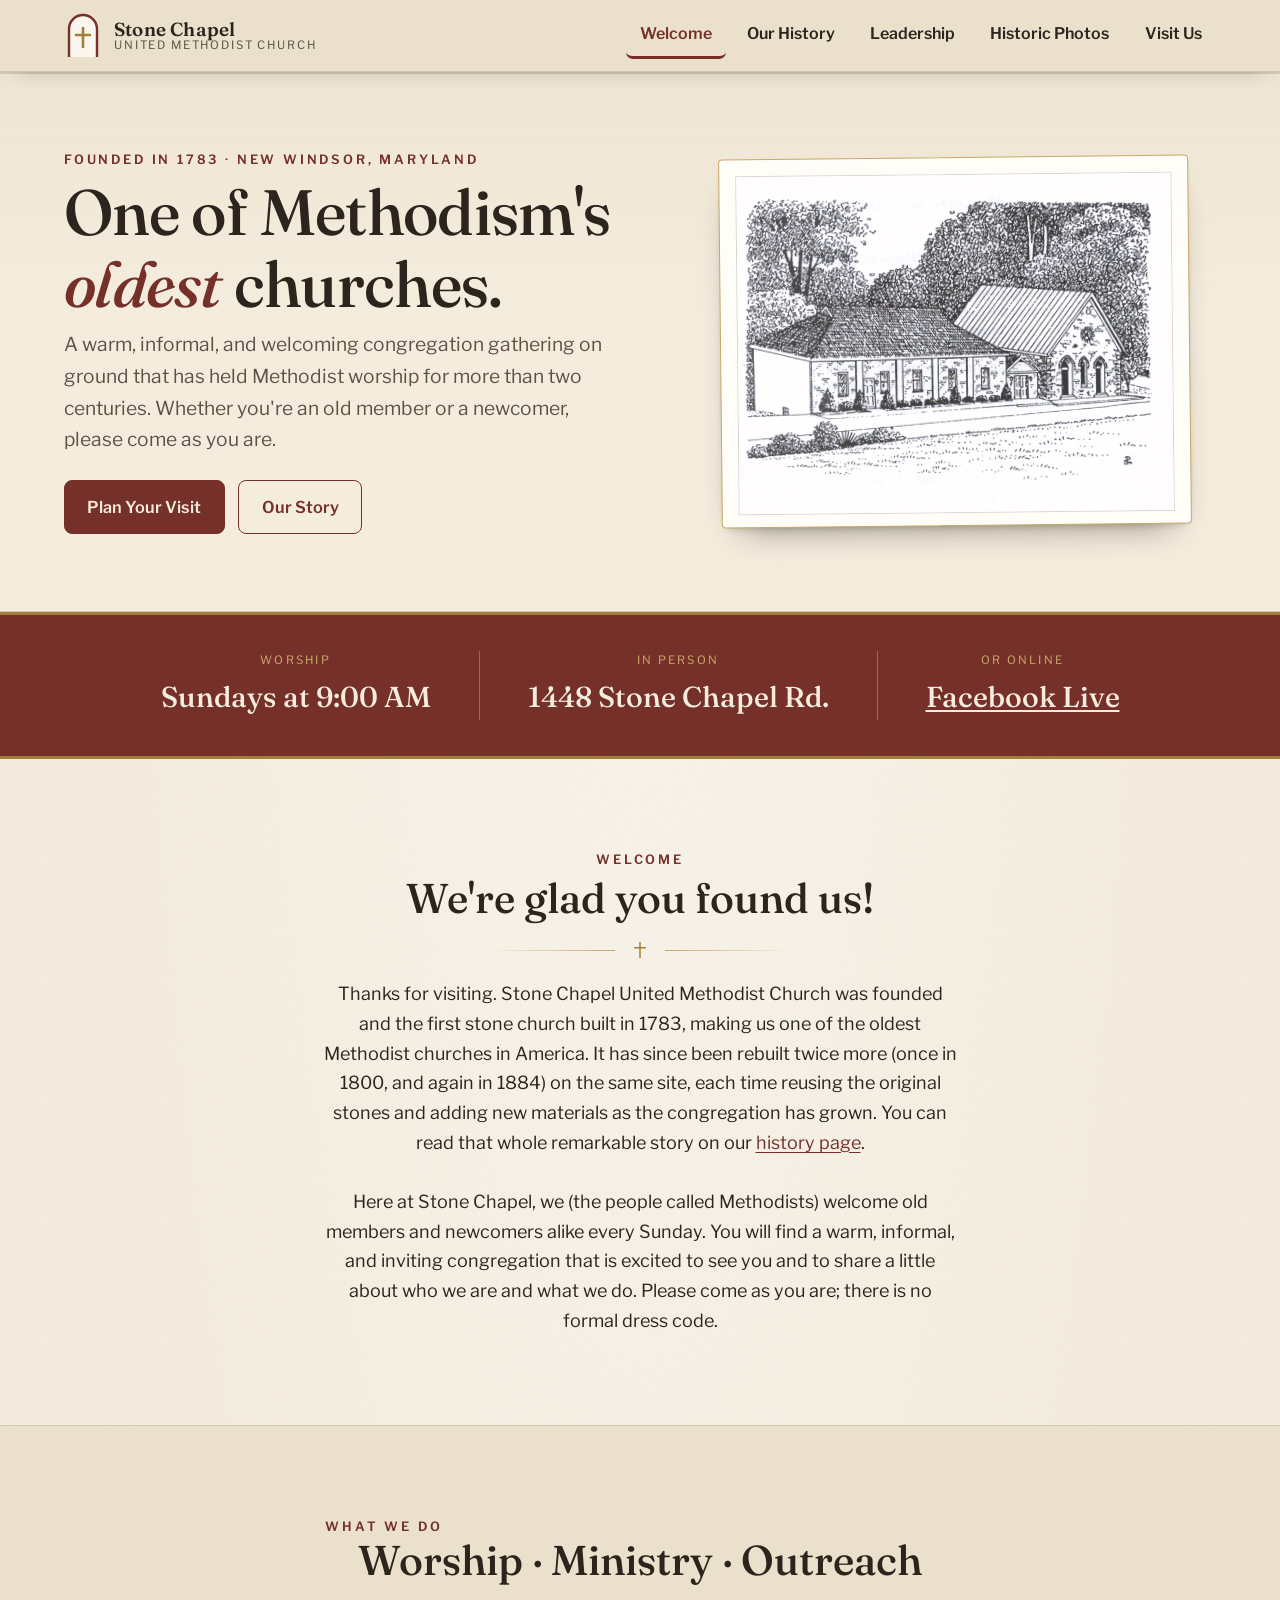
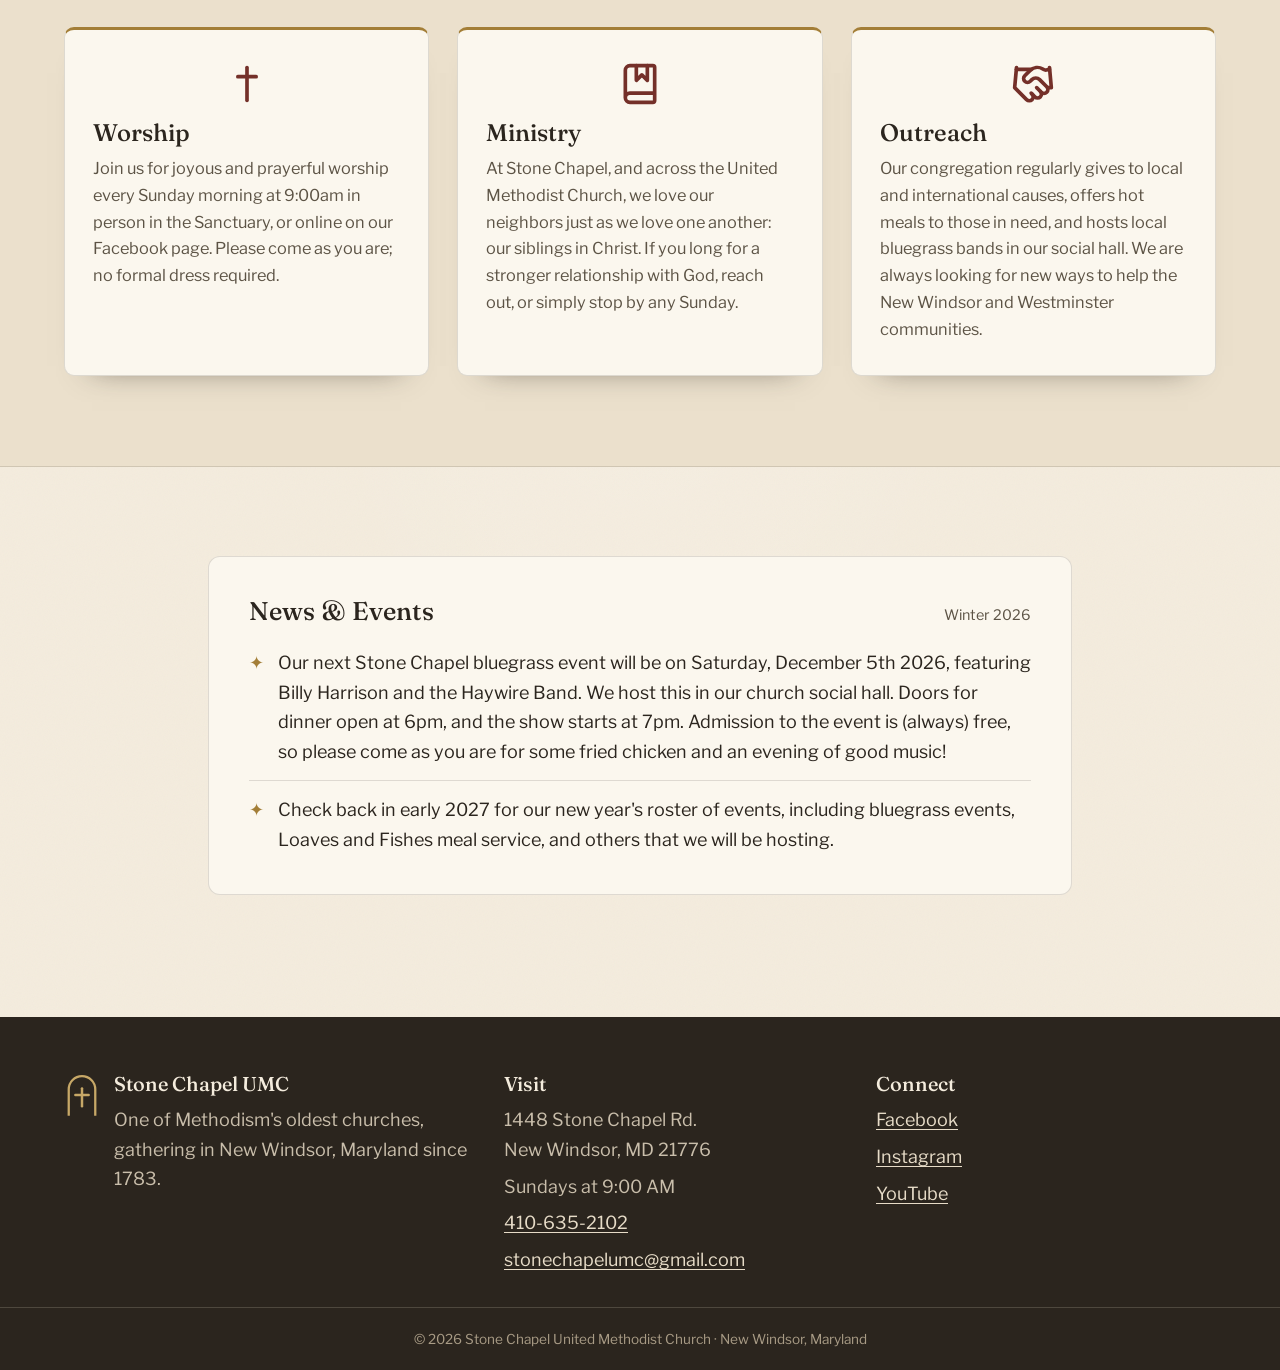
<file: index.html>
<!doctype html>
<html lang="en">
    <head>
        <meta charset="UTF-8" />
        <meta name="viewport" content="width=device-width, initial-scale=1" />
        <title>Stone Chapel United Methodist Church — New Windsor, MD</title>
        <meta
            name="description"
            content="Stone Chapel UMC in New Windsor, Maryland — one of the oldest Methodist churches in America, founded in 1783. Worship with us Sundays at 9:00 AM, in person and on Facebook Live."
        />
        <link rel="canonical" href="https://stone-chapel.org/" />
        <meta
            property="og:title"
            content="Stone Chapel United Methodist Church"
        />
        <meta
            property="og:description"
            content="One of Methodism's oldest churches. Worship with us Sundays at 9:00 AM in New Windsor, Maryland."
        />
        <meta property="og:type" content="website" />
        <meta property="og:url" content="https://stone-chapel.org/" />
        <link rel="preconnect" href="https://fonts.googleapis.com" />
        <link rel="preconnect" href="https://fonts.gstatic.com" crossorigin />
        <link
            href="https://fonts.googleapis.com/css2?family=Fraunces:ital,opsz,wght@0,9..144,400..600;1,9..144,400..600&family=Libre+Franklin:wght@400;500;600;700&display=swap"
            rel="stylesheet"
        />
        
        <link rel="icon" href="favicon.ico" sizes="any">
        <link rel="icon" href="icon.svg" type="image/svg+xml">
        <link rel="apple-touch-icon" href="apple-touch-icon.png">
        
        <link rel="stylesheet" href="styles.css" />
    </head>
    <body>
        <a class="skip-link" href="#main">Skip to content</a>

        <!-- ===== HEADER / NAVIGATION =====
     To change a menu label, edit the text inside the <a> tags below
     on EVERY page (this nav is repeated on each page). -->
        <header class="site-header">
            <div class="wrap header-inner">
                <a
                    class="brand"
                    href="index.html"
                    aria-label="Stone Chapel UMC home"
                >
                    <svg
                        class="mark"
                        viewBox="0 0 38 46"
                        role="img"
                        aria-hidden="true"
                    >
                        <path
                            d="M5 45 V17 A14 14 0 0 1 33 17 V45"
                            fill="#FBF7EE"
                            stroke="#743029"
                            stroke-width="2.4"
                            stroke-linejoin="round"
                        />
                        <line
                            x1="19"
                            y1="16"
                            x2="19"
                            y2="35"
                            stroke="#A37E37"
                            stroke-width="2.6"
                            stroke-linecap="round"
                        />
                        <line
                            x1="12"
                            y1="23"
                            x2="26"
                            y2="23"
                            stroke="#A37E37"
                            stroke-width="2.6"
                            stroke-linecap="round"
                        />
                    </svg>
                    <span class="brand-text">
                        <span class="brand-name">Stone Chapel</span>
                        <span class="brand-tag">United Methodist Church</span>
                    </span>
                </a>
                <nav aria-label="Primary">
                    <ul class="tabs">
                        <li>
                            <a href="index.html" aria-current="page">Welcome</a>
                        </li>
                        <li><a href="history/">Our History</a></li>
                        <li><a href="staff/">Leadership</a></li>
                        <li><a href="photos/">Historic Photos</a></li>
                        <li><a href="contact-us/">Visit Us</a></li>
                    </ul>
                </nav>
            </div>
        </header>

        <main id="main">
            <!-- ===== HERO ===== -->
            <section class="hero">
                <div class="wrap hero-inner">
                    <div>
                        <p class="eyebrow reveal">
                            Founded in 1783 &middot; New Windsor, Maryland
                        </p>
                        <h1 class="reveal d1">
                            One of Methodism's <em>oldest</em> churches.
                        </h1>
                        <p class="hero-lead reveal d2">
                            A warm, informal, and welcoming congregation
                            gathering on ground that has held Methodist worship
                            for more than two centuries. Whether you're an old
                            member or a newcomer, please come as you are.
                        </p>
                        <div class="btn-row reveal d3">
                            <a class="btn btn-primary" href="contact-us/"
                                >Plan Your Visit</a
                            >
                            <a class="btn btn-ghost" href="history/"
                                >Our Story</a
                            >
                        </div>
                    </div>
                    <div class="hero-art reveal d2">
                        <figure class="hero-plate">
                            <img
                                src="assets/church-illustration.jpg"
                                alt="Pen-and-ink drawing of Stone Chapel United Methodist Church, showing the stone sanctuary with its gabled roof and arched windows beside the lower parish hall, framed by trees."
                            />
                            <!-- <figcaption>
                                Stone Chapel United Methodist Church &middot;
                                Est. 1783
                            </figcaption> -->
                        </figure>
                    </div>
                </div>
            </section>

            <!-- ===== WORSHIP "WHEN & WHERE" BAND — the most important info ===== -->
            <section
                class="worship-band"
                aria-label="Worship times and location"
            >
                <div class="wrap">
                    <div class="worship-item">
                        <span class="label">Worship</span>
                        <span class="value">Sundays at 9:00 AM</span>
                    </div>
                    <div class="worship-divider" aria-hidden="true"></div>
                    <div class="worship-item">
                        <span class="label">In Person</span>
                        <span class="value">1448 Stone Chapel Rd.</span>
                    </div>
                    <div class="worship-divider" aria-hidden="true"></div>
                    <div class="worship-item">
                        <span class="label">Or Online</span>
                        <span class="value"
                            ><a href="https://www.facebook.com/stonechapelUMC/"
                                >Facebook Live</a
                            ></span
                        >
                    </div>
                </div>
            </section>

            <!-- ===== WELCOME ===== -->
            <section class="section">
                <div class="narrow center">
                    <p class="eyebrow">Welcome</p>
                    <h2
                        style="
                            font-family: var(--display);
                            font-size: clamp(1.9rem, 4vw, 2.6rem);
                            margin: 0.3rem 0 1rem;
                        "
                    >
                        We're glad you found us!
                    </h2>
                    <div class="flourish" aria-hidden="true">
                        <svg viewBox="0 0 24 24">
                            <path
                                d="M12 2v20M5 9h14"
                                stroke="#A37E37"
                                stroke-width="2"
                                stroke-linecap="round"
                            />
                        </svg>
                    </div>
                    <p style="margin-inline: auto">
                        Thanks for visiting. Stone Chapel United Methodist
                        Church was founded and the first stone church built in
                        1783, making us one of the oldest Methodist churches in
                        America. It has since been rebuilt twice more (once in
                        1800, and again in 1884) on the same site, each time
                        reusing the original stones and adding new materials as
                        the congregation has grown. You can read that whole
                        remarkable story on our
                        <a href="history/">history page</a>.
                    </p>
                    <br />
                    <p style="margin-inline: auto">
                        Here at Stone Chapel, we (the people called Methodists)
                        welcome old members and newcomers alike every Sunday.
                        You will find a warm, informal, and inviting
                        congregation that is excited to see you and to share a
                        little about who we are and what we do. Please come as
                        you are; there is no formal dress code.
                    </p>
                </div>
            </section>

            <!-- ===== THREE THEMES ===== -->
            <section
                class="section"
                style="
                    background: var(--parchment-deep);
                    border-block: 1px solid var(--line);
                "
            >
                <div class="wrap">
                    <div class="section-head">
                        <p class="eyebrow">What We Do</p>
                        <h2>Worship &middot; Ministry &middot; Outreach</h2>
                    </div>
                    <div class="themes">
                        <article class="theme-card reveal">
                            <svg
                                class="icon"
                                viewBox="0 0 24 24"
                                fill="none"
                                stroke="currentColor"
                                stroke-width="2"
                                stroke-linecap="round"
                                stroke-linejoin="round"
                                aria-hidden="true"
                            >
                                <path d="M12 3v18" />
                                <path d="M7 8h10" />
                            </svg>
                            <h3>Worship</h3>
                            <p>
                                Join us for joyous and prayerful worship every
                                Sunday morning at 9:00am in person in
                                the Sanctuary, or online on our Facebook page.
                                Please come as you are; no formal dress
                                required.
                            </p>
                        </article>
                        <article class="theme-card reveal d1">
                            <svg
                                class="icon"
                                viewBox="0 0 24 24"
                                fill="none"
                                stroke="currentColor"
                                stroke-width="2"
                                stroke-linecap="round"
                                stroke-linejoin="round"
                                aria-hidden="true"
                            >
                                <path d="M10 2v8l3-3 3 3V2" />
                                <path
                                    d="M4 19.5v-15A2.5 2.5 0 0 1 6.5 2H19a1 1 0 0 1 1 1v18a1 1 0 0 1-1 1H6.5a1 1 0 0 1 0-5H20"
                                />
                            </svg>
                            <h3>Ministry</h3>
                            <p>
                                At Stone Chapel, and across the United Methodist
                                Church, we love our neighbors just as we love
                                one another: our siblings in Christ. If
                                you long for a stronger relationship with God,
                                reach out, or simply stop by any Sunday.
                            </p>
                        </article>
                        <article class="theme-card reveal d2">
                            <svg
                                class="icon"
                                viewBox="0 0 24 24"
                                fill="none"
                                stroke="currentColor"
                                stroke-width="2"
                                stroke-linecap="round"
                                stroke-linejoin="round"
                                aria-hidden="true"
                            >
                                <path d="m11 17 2 2a1 1 0 1 0 3-3" />
                                <path
                                    d="m14 14 2.5 2.5a1 1 0 1 0 3-3l-3.88-3.88a3 3 0 0 0-4.24 0l-.88.88a1 1 0 1 1-3-3l2.81-2.81a5.79 5.79 0 0 1 7.06-.87l.47.28a2 2 0 0 0 1.42.25L21 4"
                                />
                                <path d="m21 3 1 11h-2" />
                                <path d="M3 3 2 14l6.5 6.5a1 1 0 1 0 3-3" />
                                <path d="M3 4h8" />
                            </svg>
                            <h3>Outreach</h3>
                            <p>
                                Our congregation regularly gives to local and
                                international causes, offers hot meals to those
                                in need, and hosts local bluegrass bands in our
                                social hall. We are always looking for new ways
                                to help the New Windsor and Westminster
                                communities.
                            </p>
                        </article>
                    </div>
                </div>
            </section>

            <!-- ===== NEWS / ANNOUNCEMENTS =====
       THIS IS THE ONE PLACE TO UPDATE WEEKLY ANNOUNCEMENTS.
       Change the date in <span class="asof"> and edit the <li> items below. -->
            <section class="section">
                <div class="wrap" style="max-width: 54rem">
                    <div class="news">
                        <div class="news-head">
                            <h3>News &amp; Events</h3>
                            <span class="asof">Winter 2026</span>
                        </div>
                        <ul>
                            <li>
                                <p>
                                    Our next Stone Chapel bluegrass event will be on Saturday, December 5th 2026, featuring Billy Harrison and the Haywire Band. 
                                    We host this in our church social hall. Doors for dinner open at 6pm, and the show starts at 7pm. Admission to the event is 
                                    (always) free, so please come as you are for some fried chicken and an evening of good music!  
                                </p>
                            </li>
                            <li>
                                <p>
                                    Check back in early 2027 for our new year's roster of events, including bluegrass events, Loaves and Fishes meal service, and 
                                    others that we will be hosting. 
                                </p>
                            </li>
                        </ul>
                    </div>
                </div>
            </section>
        </main>

        <!-- ===== FOOTER ===== -->
        <footer class="site-footer">
            <div class="wrap footer-inner">
                <div>
                    <div class="footer-brand">
                        <svg
                            class="mark"
                            viewBox="0 0 38 46"
                            aria-hidden="true"
                        >
                            <path
                                d="M5 45 V17 A14 14 0 0 1 33 17 V45"
                                fill="none"
                                stroke="#C7A867"
                                stroke-width="2.4"
                                stroke-linejoin="round"
                            />
                            <line
                                x1="19"
                                y1="16"
                                x2="19"
                                y2="35"
                                stroke="#C7A867"
                                stroke-width="2.6"
                                stroke-linecap="round"
                            />
                            <line
                                x1="12"
                                y1="23"
                                x2="26"
                                y2="23"
                                stroke="#C7A867"
                                stroke-width="2.6"
                                stroke-linecap="round"
                            />
                        </svg>
                        <div>
                            <h4>Stone Chapel UMC</h4>
                            <p>
                                One of Methodism's oldest churches, gathering in
                                New Windsor, Maryland since 1783.
                            </p>
                        </div>
                    </div>
                </div>
                <div>
                    <h4>Visit</h4>
                    <ul class="footer-links">
                        <li>
                            1448 Stone Chapel Rd.<br />New Windsor, MD 21776
                        </li>
                        <li>Sundays at 9:00 AM</li>
                        <li><a href="tel:+14106352102">410-635-2102</a></li>
                        <li>
                            <a href="mailto:stonechapelumc@gmail.com"
                                >stonechapelumc@gmail.com</a
                            >
                        </li>
                    </ul>
                </div>
                <div>
                    <h4>Connect</h4>
                    <ul class="footer-links">
                        <li>
                            <a href="https://www.facebook.com/stonechapelUMC/"
                                >Facebook</a
                            >
                        </li>
                        <li>
                            <a href="https://www.instagram.com/stonechapelumcmd"
                                >Instagram</a
                            >
                        </li>
                        <li>
                            <a
                                href="https://www.youtube.com/channel/UCcFoDdDNUgQaT7s1p5VLagA"
                                >YouTube</a
                            >
                        </li>
                    </ul>
                </div>
            </div>
            <div class="footer-bottom">
                &copy; <span id="yr">2026</span> Stone Chapel United Methodist
                Church &middot; New Windsor, Maryland
            </div>
        </footer>
        <script>
            document.getElementById("yr").textContent =
                new Date().getFullYear();
        </script>
    </body>
</html>
</file>
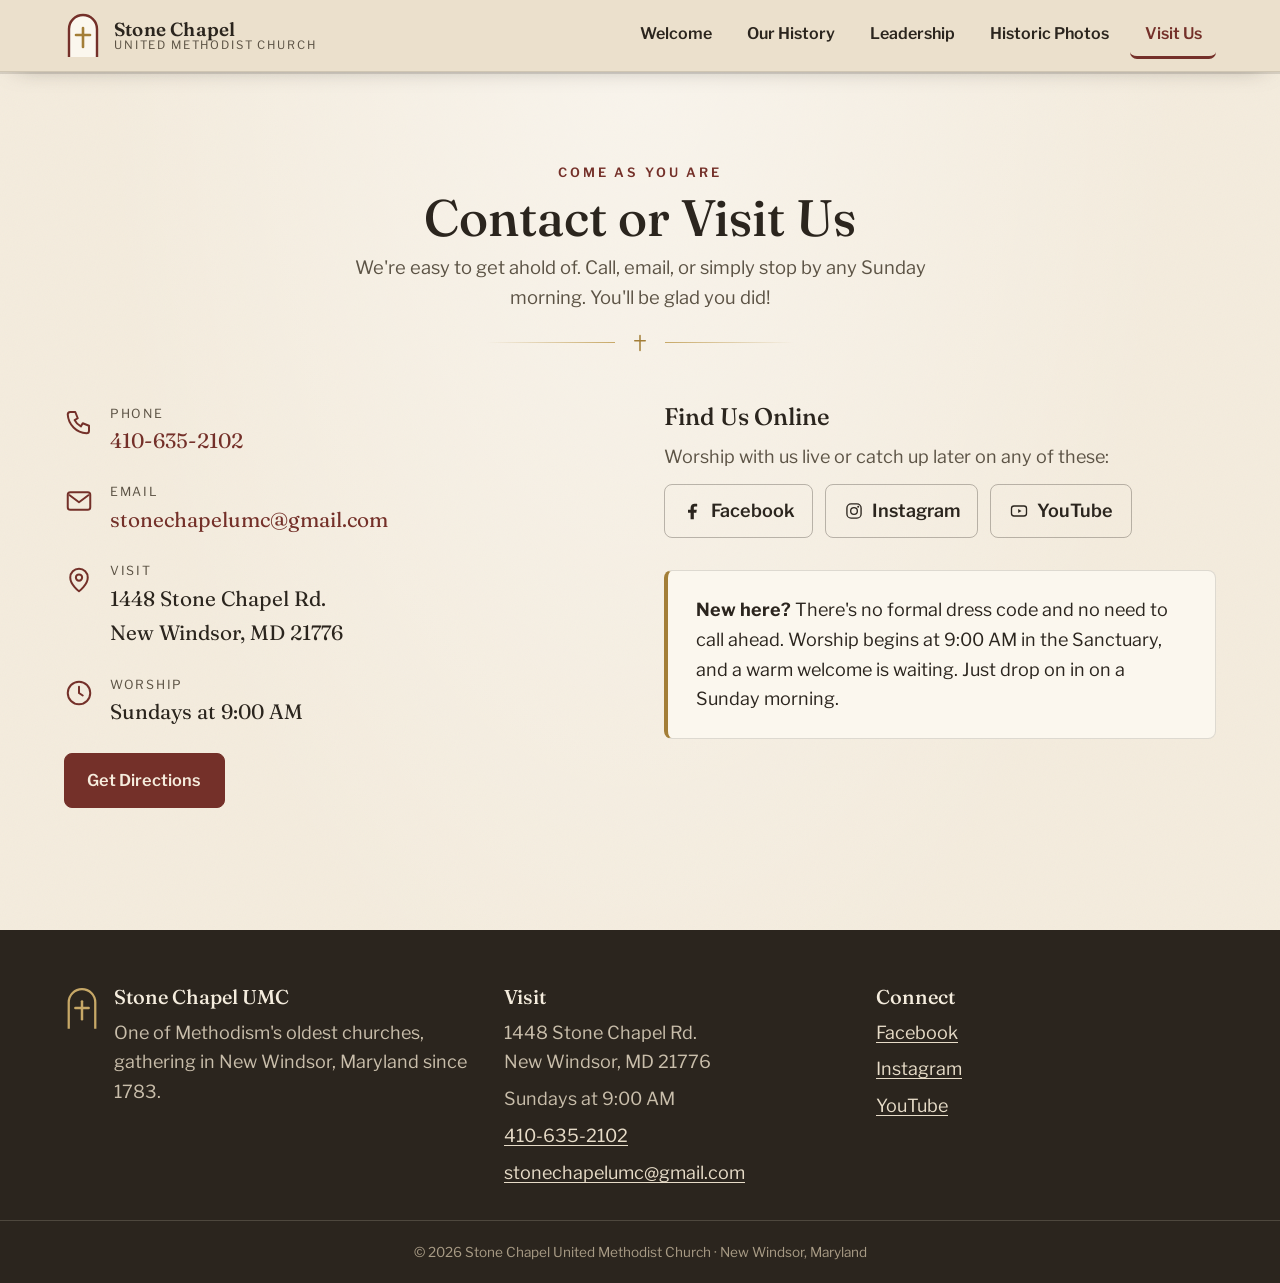
<file: contact-us/index.html>
<!doctype html>
<html lang="en">
    <head>
        <meta charset="UTF-8" />
        <meta name="viewport" content="width=device-width, initial-scale=1" />
        <title>Visit Us — Stone Chapel United Methodist Church</title>
        <meta
            name="description"
            content="Visit Stone Chapel UMC at 1448 Stone Chapel Rd., New Windsor, MD. Worship Sundays at 9:00 AM. Call 410-635-2102 or email stonechapelumc@gmail.com."
        />
        <link rel="canonical" href="https://stone-chapel.org/contact-us/" />
        <meta property="og:title" content="Visit Us — Stone Chapel UMC" />
        <meta
            property="og:description"
            content="We're easy to get ahold of — call, email, or simply stop by any Sunday morning."
        />
        <meta property="og:type" content="article" />
        <meta
            property="og:url"
            content="https://stone-chapel.org/contact-us/"
        />
        <link rel="preconnect" href="https://fonts.googleapis.com" />
        <link rel="preconnect" href="https://fonts.gstatic.com" crossorigin />
        <link
            href="https://fonts.googleapis.com/css2?family=Fraunces:ital,opsz,wght@0,9..144,400..600;1,9..144,400..600&family=Libre+Franklin:wght@400;500;600;700&display=swap"
            rel="stylesheet"
        />
        
        <link rel="icon" href="../favicon.ico" sizes="any">
        <link rel="icon" href="../icon.svg" type="image/svg+xml">
        <link rel="apple-touch-icon" href="../apple-touch-icon.png">
        
        <link rel="stylesheet" href="../styles.css" />
    </head>
    <body>
        <a class="skip-link" href="#main">Skip to content</a>

        <header class="site-header">
            <div class="wrap header-inner">
                <a class="brand" href="../" aria-label="Stone Chapel UMC home">
                    <svg
                        class="mark"
                        viewBox="0 0 38 46"
                        role="img"
                        aria-hidden="true"
                    >
                        <path
                            d="M5 45 V17 A14 14 0 0 1 33 17 V45"
                            fill="#FBF7EE"
                            stroke="#743029"
                            stroke-width="2.4"
                            stroke-linejoin="round"
                        />
                        <line
                            x1="19"
                            y1="16"
                            x2="19"
                            y2="35"
                            stroke="#A37E37"
                            stroke-width="2.6"
                            stroke-linecap="round"
                        />
                        <line
                            x1="12"
                            y1="23"
                            x2="26"
                            y2="23"
                            stroke="#A37E37"
                            stroke-width="2.6"
                            stroke-linecap="round"
                        />
                    </svg>
                    <span class="brand-text">
                        <span class="brand-name">Stone Chapel</span>
                        <span class="brand-tag">United Methodist Church</span>
                    </span>
                </a>
                <nav aria-label="Primary">
                    <ul class="tabs">
                        <li><a href="../">Welcome</a></li>
                        <li><a href="../history/">Our History</a></li>
                        <li><a href="../staff/">Leadership</a></li>
                        <li><a href="../photos/">Historic Photos</a></li>
                        <li>
                            <a href="../contact-us/" aria-current="page"
                                >Visit Us</a
                            >
                        </li>
                    </ul>
                </nav>
            </div>
        </header>

        <main id="main">
            <section class="section" style="padding-bottom: 1rem">
                <div class="narrow center">
                    <p class="eyebrow reveal">Come As You Are</p>
                    <h1
                        class="reveal d1"
                        style="
                            font-size: clamp(2.2rem, 5vw, 3.2rem);
                            margin: 0.4rem 0;
                        "
                    >
                        Contact or Visit Us
                    </h1>
                    <p
                        class="reveal d2"
                        style="
                            margin-inline: auto;
                            color: var(--ink-soft);
                            font-size: 1.15rem;
                        "
                    >
                        We're easy to get ahold of. Call, email, or simply stop
                        by any Sunday morning. You'll be glad you did!
                    </p>
                    <div class="flourish reveal d2" aria-hidden="true">
                        <svg viewBox="0 0 24 24">
                            <path
                                d="M12 2v20M5 9h14"
                                stroke="#A37E37"
                                stroke-width="2"
                                stroke-linecap="round"
                            />
                        </svg>
                    </div>
                </div>
            </section>

            <section class="section" style="padding-top: 1rem">
                <div class="wrap contact-grid">
                    <div>
                        <ul class="contact-list">
                            <li>
                                <svg
                                    class="ci"
                                    viewBox="0 0 24 24"
                                    fill="none"
                                    aria-hidden="true"
                                >
                                    <path
                                        d="M5 4h4l2 5-2.5 1.5a11 11 0 0 0 5 5L15 13l5 2v4a2 2 0 0 1-2 2A16 16 0 0 1 3 6a2 2 0 0 1 2-2Z"
                                        stroke="currentColor"
                                        stroke-width="1.6"
                                        stroke-linejoin="round"
                                    />
                                </svg>
                                <div>
                                    <div class="k">Phone</div>
                                    <div class="v">
                                        <a href="tel:+14106352102"
                                            >410-635-2102</a
                                        >
                                    </div>
                                </div>
                            </li>
                            <li>
                                <svg
                                    class="ci"
                                    viewBox="0 0 24 24"
                                    fill="none"
                                    aria-hidden="true"
                                >
                                    <rect
                                        x="3"
                                        y="5"
                                        width="18"
                                        height="14"
                                        rx="2"
                                        stroke="currentColor"
                                        stroke-width="1.6"
                                    />
                                    <path
                                        d="M4 7l8 6 8-6"
                                        stroke="currentColor"
                                        stroke-width="1.6"
                                        stroke-linejoin="round"
                                    />
                                </svg>
                                <div>
                                    <div class="k">Email</div>
                                    <div class="v">
                                        <a
                                            href="mailto:stonechapelumc@gmail.com"
                                            >stonechapelumc@gmail.com</a
                                        >
                                    </div>
                                </div>
                            </li>
                            <li>
                                <svg
                                    class="ci"
                                    viewBox="0 0 24 24"
                                    fill="none"
                                    aria-hidden="true"
                                >
                                    <path
                                        d="M12 21s-7-5.2-7-11a7 7 0 1 1 14 0c0 5.8-7 11-7 11Z"
                                        stroke="currentColor"
                                        stroke-width="1.6"
                                        stroke-linejoin="round"
                                    />
                                    <circle
                                        cx="12"
                                        cy="10"
                                        r="2.5"
                                        stroke="currentColor"
                                        stroke-width="1.6"
                                    />
                                </svg>
                                <div>
                                    <div class="k">Visit</div>
                                    <div class="v">
                                        1448 Stone Chapel Rd.<br />New Windsor,
                                        MD 21776
                                    </div>
                                </div>
                            </li>
                            <li>
                                <svg
                                    class="ci"
                                    viewBox="0 0 24 24"
                                    fill="none"
                                    aria-hidden="true"
                                >
                                    <circle
                                        cx="12"
                                        cy="12"
                                        r="9"
                                        stroke="currentColor"
                                        stroke-width="1.6"
                                    />
                                    <path
                                        d="M12 7v5l3 2"
                                        stroke="currentColor"
                                        stroke-width="1.6"
                                        stroke-linecap="round"
                                    />
                                </svg>
                                <div>
                                    <div class="k">Worship</div>
                                    <div class="v">Sundays at 9:00 AM</div>
                                </div>
                            </li>
                        </ul>
                        <div class="btn-row">
                            <a
                                class="btn btn-primary"
                                href="https://www.google.com/maps/dir/?api=1&destination=1448+Stone+Chapel+Rd,+New+Windsor,+MD+21776"
                                >Get Directions</a
                            >
                        </div>
                    </div>

                    <div>
                        <h2 style="font-size: 1.5rem; margin-bottom: 0.75rem">
                            Find Us Online
                        </h2>
                        <p
                            style="
                                color: var(--ink-soft);
                                margin-bottom: 0.5rem;
                            "
                        >
                            Worship with us live or catch up later on any of
                            these:
                        </p>
                        <div class="social-row">
                            <a
                                class="social-btn"
                                href="https://www.facebook.com/stonechapelUMC/"
                            >
                                <svg
                                    viewBox="0 0 24 24"
                                    fill="currentColor"
                                    aria-hidden="true"
                                >
                                    <path
                                        d="M13 22v-8h3l.5-3.5H13V8.3c0-1 .3-1.7 1.8-1.7H17V3.5C16.6 3.4 15.4 3.3 14 3.3c-2.9 0-4.9 1.8-4.9 5v2.2H6V14h3.1v8H13Z"
                                    />
                                </svg>
                                Facebook
                            </a>
                            <a
                                class="social-btn"
                                href="https://www.instagram.com/stonechapelumcmd"
                            >
                                <svg
                                    viewBox="0 0 24 24"
                                    fill="none"
                                    aria-hidden="true"
                                >
                                    <rect
                                        x="3.5"
                                        y="3.5"
                                        width="17"
                                        height="17"
                                        rx="5"
                                        stroke="currentColor"
                                        stroke-width="1.6"
                                    />
                                    <circle
                                        cx="12"
                                        cy="12"
                                        r="4"
                                        stroke="currentColor"
                                        stroke-width="1.6"
                                    />
                                    <circle
                                        cx="17"
                                        cy="7"
                                        r="1.2"
                                        fill="currentColor"
                                    />
                                </svg>
                                Instagram
                            </a>
                            <a
                                class="social-btn"
                                href="https://www.youtube.com/channel/UCcFoDdDNUgQaT7s1p5VLagA"
                            >
                                <svg
                                    viewBox="0 0 24 24"
                                    fill="none"
                                    aria-hidden="true"
                                >
                                    <rect
                                        x="3"
                                        y="6"
                                        width="18"
                                        height="12"
                                        rx="3"
                                        stroke="currentColor"
                                        stroke-width="1.6"
                                    />
                                    <path
                                        d="M11 9.5l4 2.5-4 2.5z"
                                        fill="currentColor"
                                    />
                                </svg>
                                YouTube
                            </a>
                        </div>

                        <div class="note-card" style="margin-top: 2rem">
                            <p style="max-width: none">
                                <strong>New here?</strong> There's no formal
                                dress code and no need to call ahead. Worship
                                begins at 9:00 AM in the Sanctuary, and a warm
                                welcome is waiting. Just drop on in on a Sunday
                                morning.
                            </p>
                        </div>
                    </div>
                </div>
            </section>
        </main>

        <footer class="site-footer">
            <div class="wrap footer-inner">
                <div>
                    <div class="footer-brand">
                        <svg
                            class="mark"
                            viewBox="0 0 38 46"
                            aria-hidden="true"
                        >
                            <path
                                d="M5 45 V17 A14 14 0 0 1 33 17 V45"
                                fill="none"
                                stroke="#C7A867"
                                stroke-width="2.4"
                                stroke-linejoin="round"
                            />
                            <line
                                x1="19"
                                y1="16"
                                x2="19"
                                y2="35"
                                stroke="#C7A867"
                                stroke-width="2.6"
                                stroke-linecap="round"
                            />
                            <line
                                x1="12"
                                y1="23"
                                x2="26"
                                y2="23"
                                stroke="#C7A867"
                                stroke-width="2.6"
                                stroke-linecap="round"
                            />
                        </svg>
                        <div>
                            <h4>Stone Chapel UMC</h4>
                            <p>
                                One of Methodism's oldest churches, gathering in
                                New Windsor, Maryland since 1783.
                            </p>
                        </div>
                    </div>
                </div>
                <div>
                    <h4>Visit</h4>
                    <ul class="footer-links">
                        <li>
                            1448 Stone Chapel Rd.<br />New Windsor, MD 21776
                        </li>
                        <li>Sundays at 9:00 AM</li>
                        <li><a href="tel:+14106352102">410-635-2102</a></li>
                        <li>
                            <a href="mailto:stonechapelumc@gmail.com"
                                >stonechapelumc@gmail.com</a
                            >
                        </li>
                    </ul>
                </div>
                <div>
                    <h4>Connect</h4>
                    <ul class="footer-links">
                        <li>
                            <a href="https://www.facebook.com/stonechapelUMC/"
                                >Facebook</a
                            >
                        </li>
                        <li>
                            <a href="https://www.instagram.com/stonechapelumcmd"
                                >Instagram</a
                            >
                        </li>
                        <li>
                            <a
                                href="https://www.youtube.com/channel/UCcFoDdDNUgQaT7s1p5VLagA"
                                >YouTube</a
                            >
                        </li>
                    </ul>
                </div>
            </div>
            <div class="footer-bottom">
                &copy; <span id="yr">2026</span> Stone Chapel United Methodist
                Church &middot; New Windsor, Maryland
            </div>
        </footer>
        <script>
            document.getElementById("yr").textContent =
                new Date().getFullYear();
        </script>
    </body>
</html>
</file>
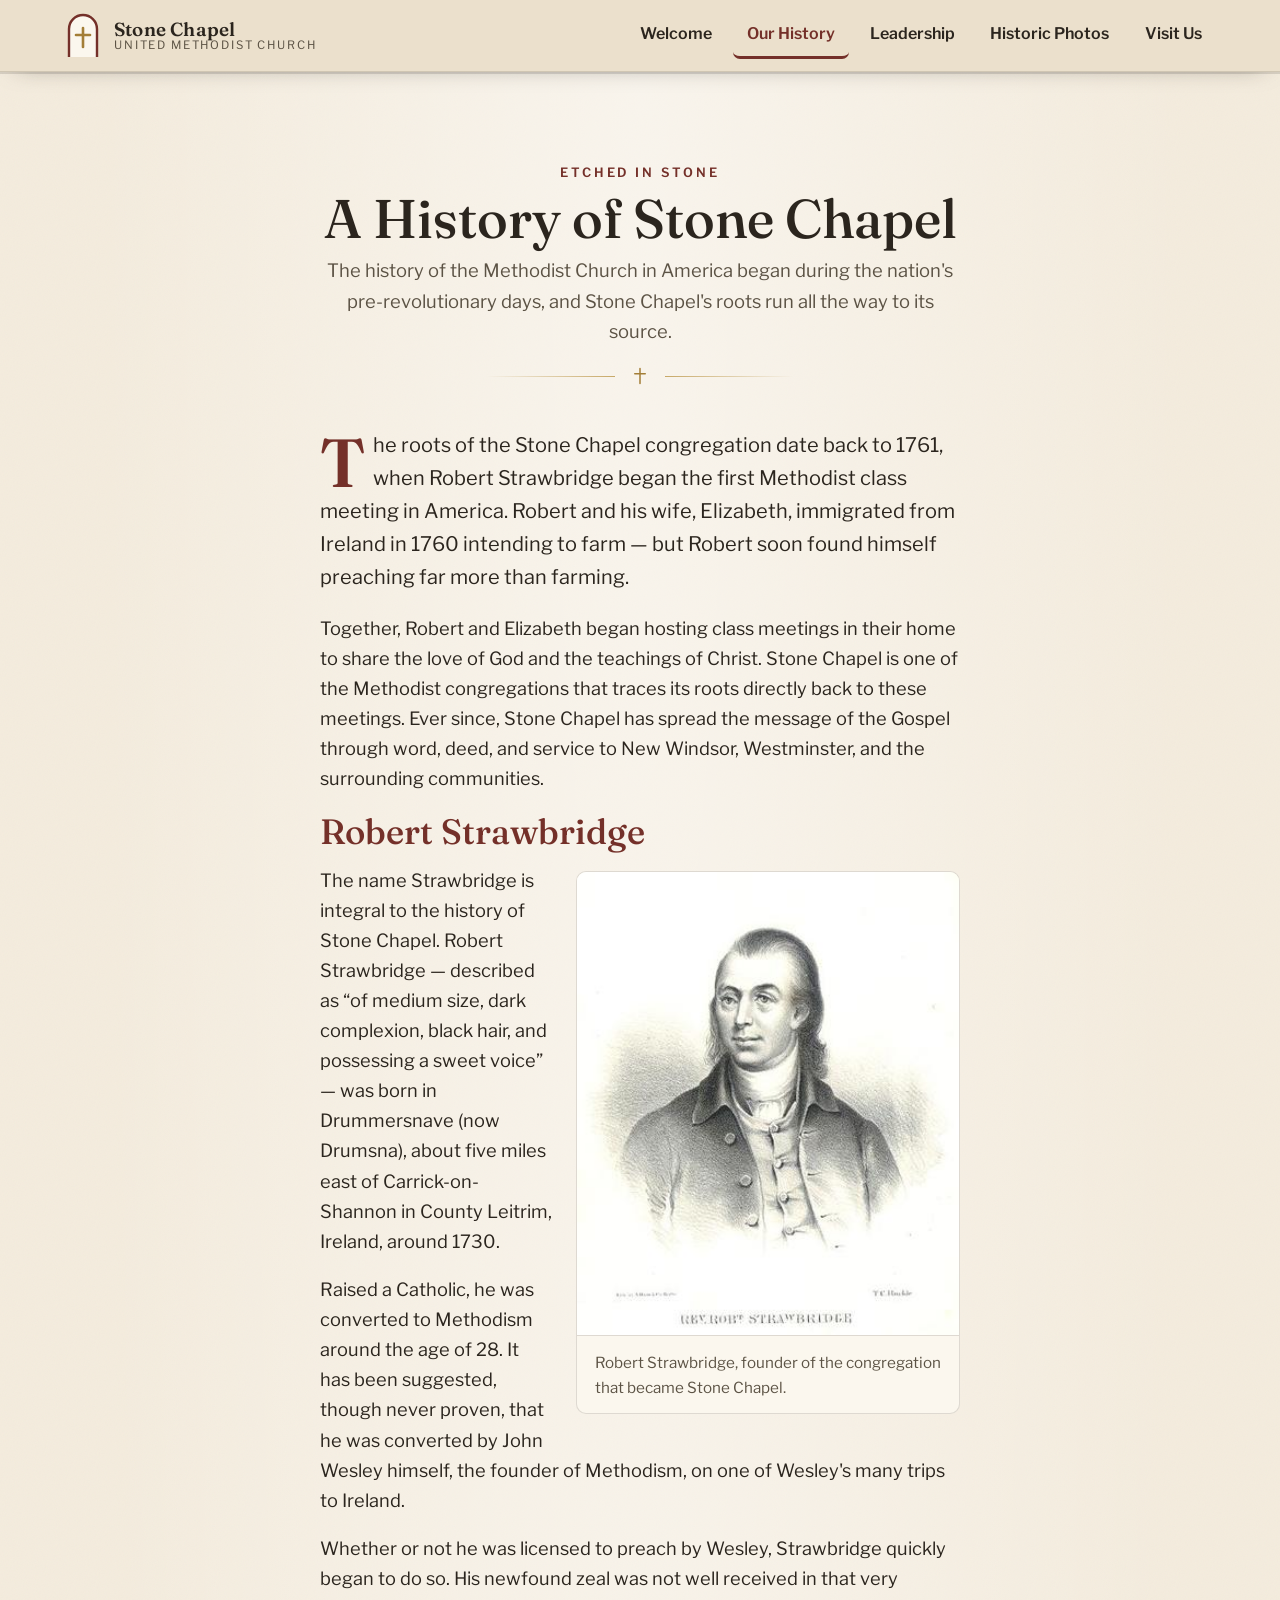
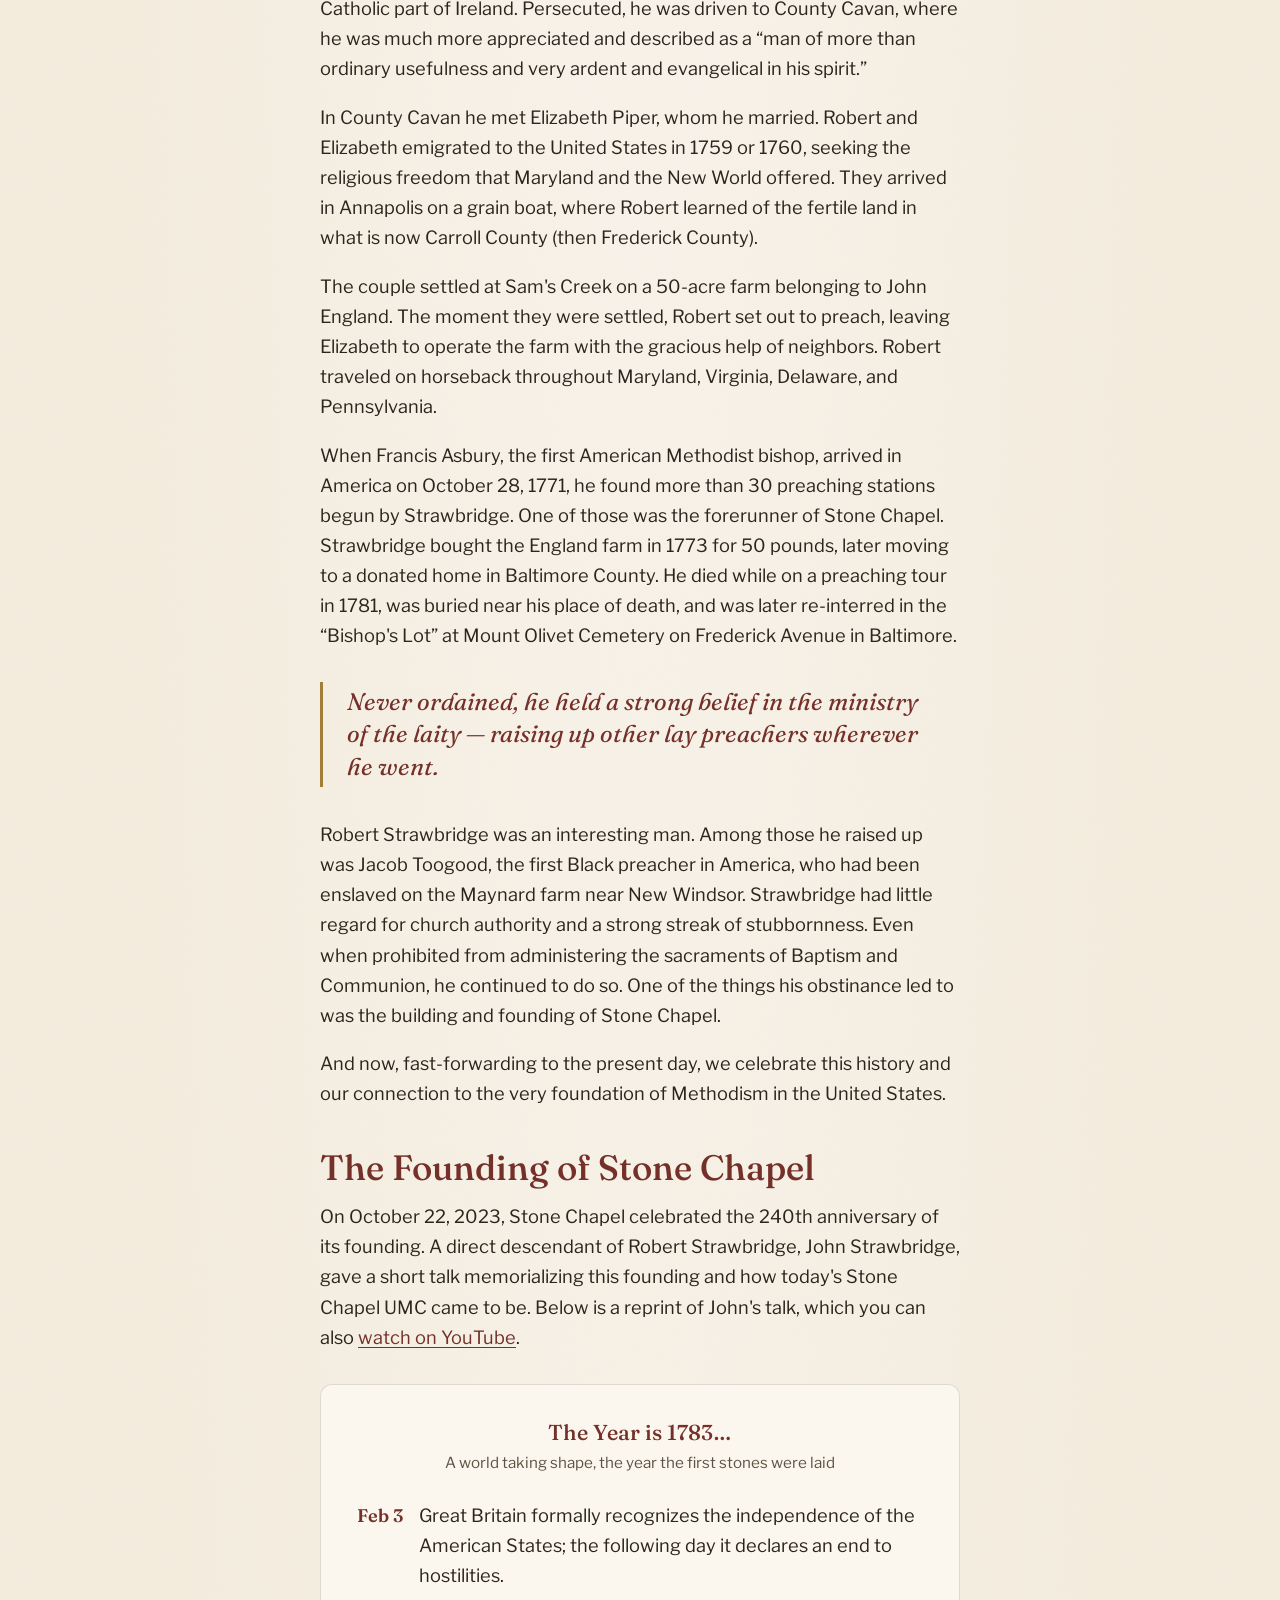
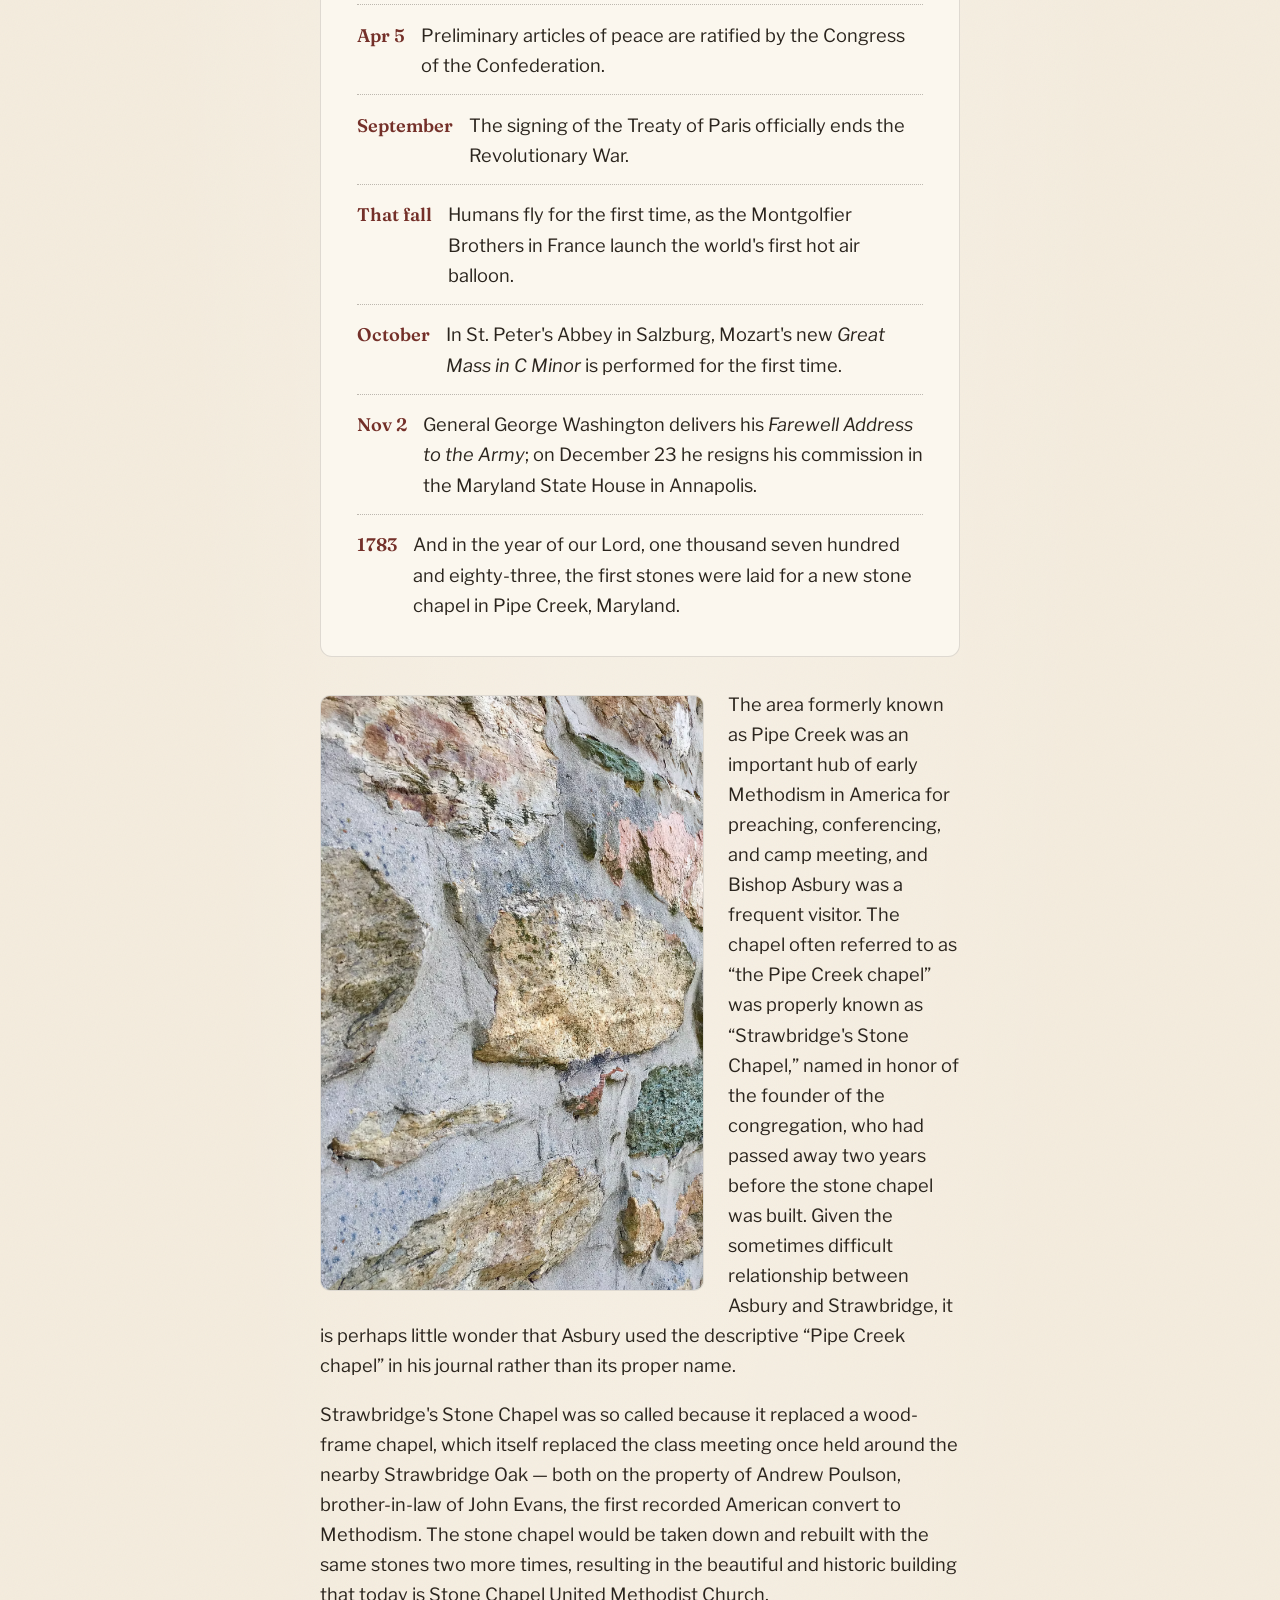
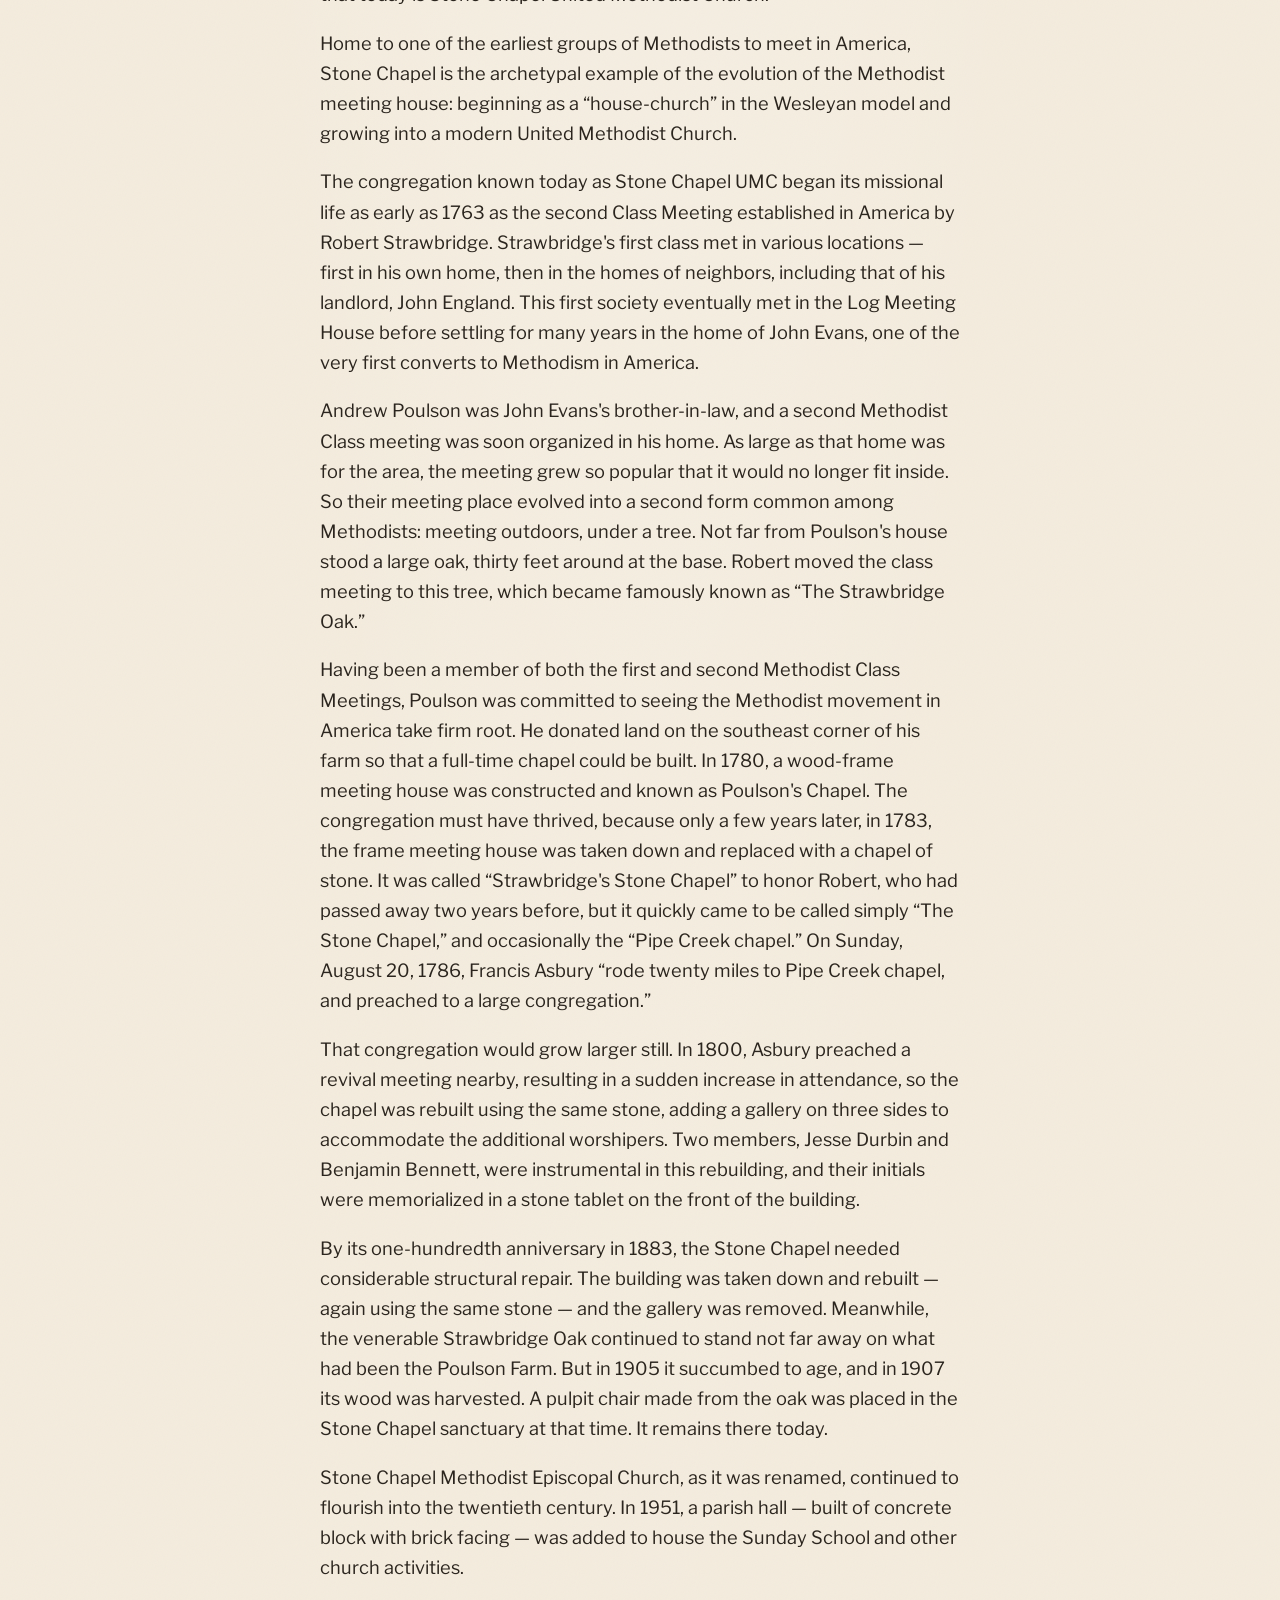
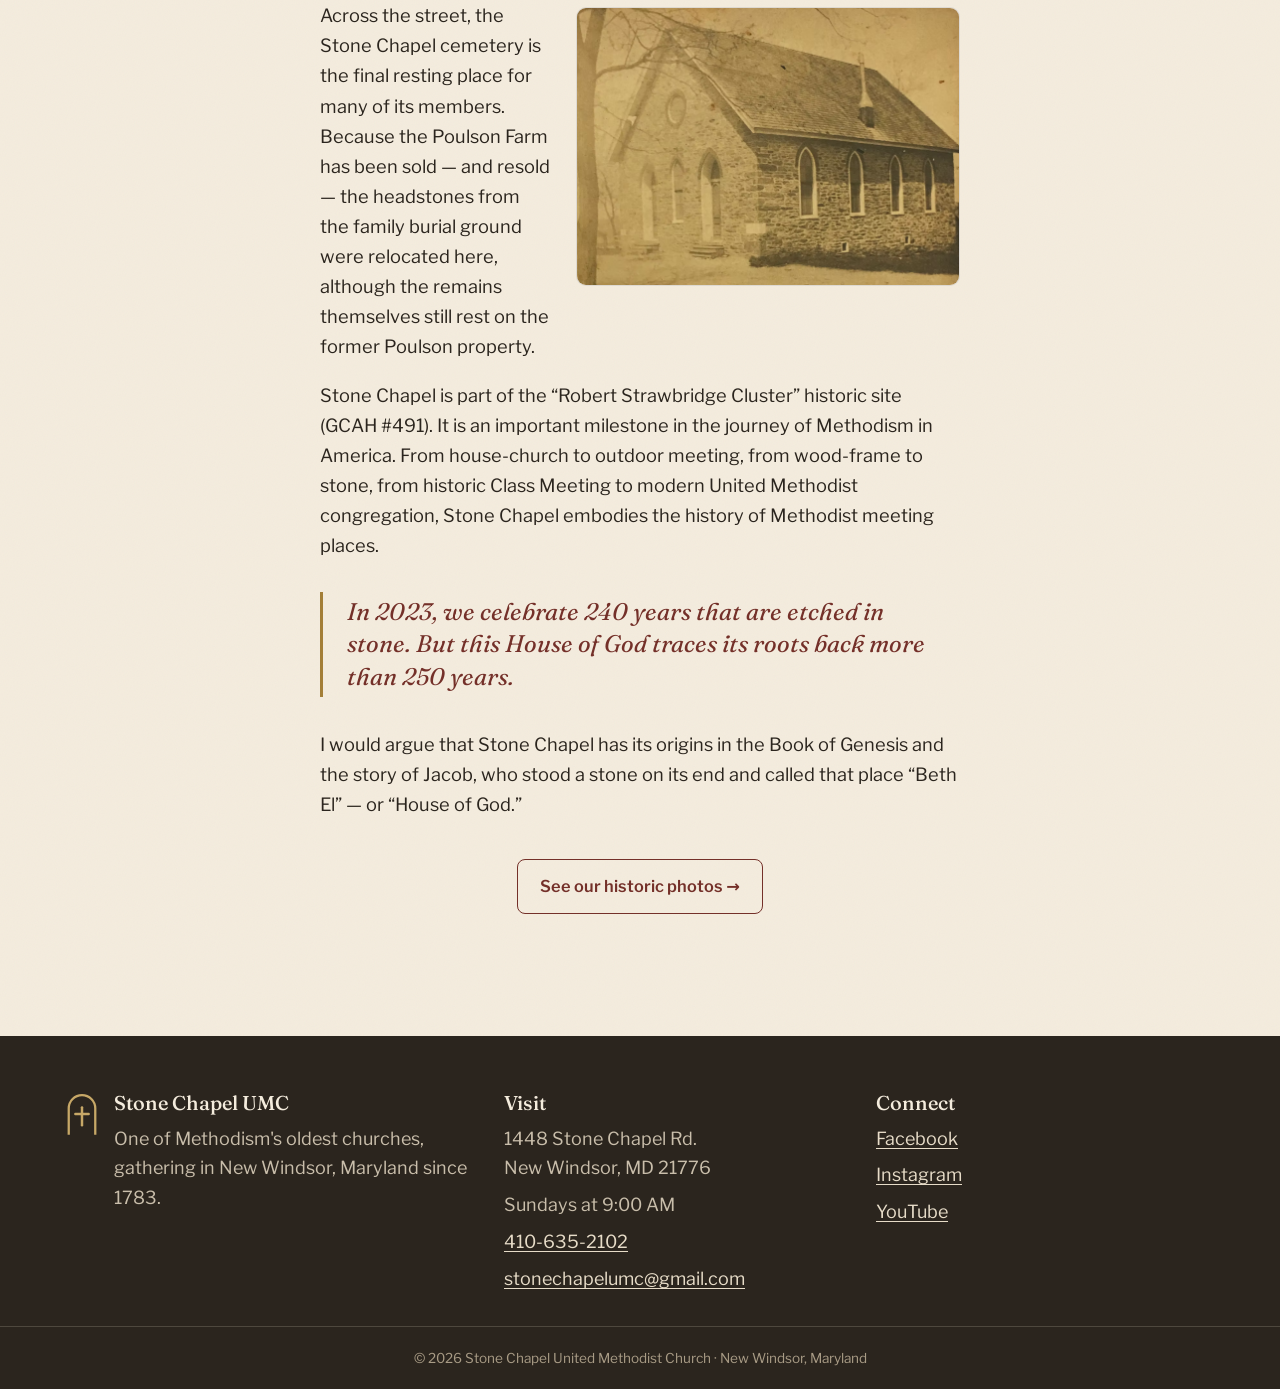
<file: history/index.html>
<!doctype html>
<html lang="en">
    <head>
        <meta charset="UTF-8" />
        <meta name="viewport" content="width=device-width, initial-scale=1" />
        <title>Our History — Stone Chapel United Methodist Church</title>
        <meta
            name="description"
            content="The history of Stone Chapel UMC, tracing the roots of American Methodism from Robert Strawbridge's first class meetings in 1761 to the stone chapel built in 1783."
        />
        <link rel="canonical" href="https://stone-chapel.org/history/" />
        <meta property="og:title" content="A History of Stone Chapel" />
        <meta
            property="og:description"
            content="From house-church to outdoor meeting, from wood-frame to stone — the story of one of America's oldest Methodist congregations."
        />
        <meta property="og:type" content="article" />
        <meta property="og:url" content="https://stone-chapel.org/history/" />
        <link rel="preconnect" href="https://fonts.googleapis.com" />
        <link rel="preconnect" href="https://fonts.gstatic.com" crossorigin />
        <link
            href="https://fonts.googleapis.com/css2?family=Fraunces:ital,opsz,wght@0,9..144,400..600;1,9..144,400..600&family=Libre+Franklin:wght@400;500;600;700&display=swap"
            rel="stylesheet"
        />

        <link rel="icon" href="../favicon.ico" sizes="any">
        <link rel="icon" href="../icon.svg" type="image/svg+xml">
        <link rel="apple-touch-icon" href="../apple-touch-icon.png">
        
        <link rel="stylesheet" href="../styles.css" />
    </head>
    <body>
        <a class="skip-link" href="#main">Skip to content</a>

        <header class="site-header">
            <div class="wrap header-inner">
                <a class="brand" href="../" aria-label="Stone Chapel UMC home">
                    <svg
                        class="mark"
                        viewBox="0 0 38 46"
                        role="img"
                        aria-hidden="true"
                    >
                        <path
                            d="M5 45 V17 A14 14 0 0 1 33 17 V45"
                            fill="#FBF7EE"
                            stroke="#743029"
                            stroke-width="2.4"
                            stroke-linejoin="round"
                        />
                        <line
                            x1="19"
                            y1="16"
                            x2="19"
                            y2="35"
                            stroke="#A37E37"
                            stroke-width="2.6"
                            stroke-linecap="round"
                        />
                        <line
                            x1="12"
                            y1="23"
                            x2="26"
                            y2="23"
                            stroke="#A37E37"
                            stroke-width="2.6"
                            stroke-linecap="round"
                        />
                    </svg>
                    <span class="brand-text">
                        <span class="brand-name">Stone Chapel</span>
                        <span class="brand-tag">United Methodist Church</span>
                    </span>
                </a>
                <nav aria-label="Primary">
                    <ul class="tabs">
                        <li><a href="../">Welcome</a></li>
                        <li>
                            <a href="../history/" aria-current="page"
                                >Our History</a
                            >
                        </li>
                        <li><a href="../staff/">Leadership</a></li>
                        <li><a href="../photos/">Historic Photos</a></li>
                        <li><a href="../contact-us/">Visit Us</a></li>
                    </ul>
                </nav>
            </div>
        </header>

        <main id="main">
            <section class="section" style="padding-bottom: 0">
                <div class="narrow center">
                    <p class="eyebrow reveal">Etched in Stone</p>
                    <h1
                        class="reveal d1"
                        style="
                            font-size: clamp(2.2rem, 5vw, 3.4rem);
                            margin: 0.4rem 0;
                        "
                    >
                        A History of Stone Chapel
                    </h1>
                    <p
                        class="reveal d2"
                        style="
                            margin-inline: auto;
                            color: var(--ink-soft);
                            font-size: 1.15rem;
                        "
                    >
                        The history of the Methodist Church in America began
                        during the nation's pre-revolutionary days, and Stone
                        Chapel's roots run all the way to its source.
                    </p>
                    <div class="flourish reveal d2" aria-hidden="true">
                        <svg viewBox="0 0 24 24">
                            <path
                                d="M12 2v20M5 9h14"
                                stroke="#A37E37"
                                stroke-width="2"
                                stroke-linecap="round"
                            />
                        </svg>
                    </div>
                </div>
            </section>

            <article class="section" style="padding-top: 1.5rem">
                <div class="narrow prose">
                    <p class="lede">
                        The roots of the Stone Chapel congregation date back to
                        1761, when Robert Strawbridge began the first Methodist
                        class meeting in America. Robert and his wife,
                        Elizabeth, immigrated from Ireland in 1760 intending to
                        farm &mdash; but Robert soon found himself preaching far
                        more than farming.
                    </p>

                    <p>
                        Together, Robert and Elizabeth began hosting class
                        meetings in their home to share the love of God and the
                        teachings of Christ. Stone Chapel is one of the
                        Methodist congregations that traces its roots directly
                        back to these meetings. Ever since, Stone Chapel has
                        spread the message of the Gospel through word, deed, and
                        service to New Windsor, Westminster, and the surrounding
                        communities.
                    </p>

                    <h2>Robert Strawbridge</h2>

                    <!-- IMAGE SLOT: portrait of Robert Strawbridge.
                        Replace the <div class="placeholder"> below with:
                        <img src="../assets/strawbridge-portrait.jpg" alt="Portrait of Robert Strawbridge"> -->
                    <figure
                        class="plate"
                        style="
                            float: right;
                            width: 600px;
                            max-width: 60%;
                            margin: 0.4rem 0 1rem 1.5rem;
                        "
                    >
                        <img
                            src="../assets/strawbridge-portrait.jpg"
                            alt="Portrait of Robert Strawbridge"
                        />
                        <figcaption>
                            Robert Strawbridge, founder of the congregation that
                            became Stone Chapel.
                        </figcaption>
                    </figure>

                    <p>
                        The name Strawbridge is integral to the history of Stone
                        Chapel. Robert Strawbridge &mdash; described as
                        &ldquo;of medium size, dark complexion, black hair, and
                        possessing a sweet voice&rdquo; &mdash; was born in
                        Drummersnave (now Drumsna), about five miles east of
                        Carrick-on-Shannon in County Leitrim, Ireland, around
                        1730.
                    </p>

                    <p>
                        Raised a Catholic, he was converted to Methodism around
                        the age of 28. It has been suggested, though never
                        proven, that he was converted by John Wesley himself,
                        the founder of Methodism, on one of Wesley's many trips
                        to Ireland.
                    </p>

                    <p>
                        Whether or not he was licensed to preach by Wesley,
                        Strawbridge quickly began to do so. His newfound zeal
                        was not well received in that very Catholic part of
                        Ireland. Persecuted, he was driven to County Cavan,
                        where he was much more appreciated and described as a
                        &ldquo;man of more than ordinary usefulness and very
                        ardent and evangelical in his spirit.&rdquo;
                    </p>

                    <p>
                        In County Cavan he met Elizabeth Piper, whom he married.
                        Robert and Elizabeth emigrated to the United States in
                        1759 or 1760, seeking the religious freedom that
                        Maryland and the New World offered. They arrived in
                        Annapolis on a grain boat, where Robert learned of the
                        fertile land in what is now Carroll County (then
                        Frederick County).
                    </p>

                    <p>
                        The couple settled at Sam's Creek on a 50-acre farm
                        belonging to John England. The moment they were settled,
                        Robert set out to preach, leaving Elizabeth to operate
                        the farm with the gracious help of neighbors. Robert
                        traveled on horseback throughout Maryland, Virginia,
                        Delaware, and Pennsylvania.
                    </p>

                    <p>
                        When Francis Asbury, the first American Methodist
                        bishop, arrived in America on October 28, 1771, he found
                        more than 30 preaching stations begun by Strawbridge.
                        One of those was the forerunner of Stone Chapel.
                        Strawbridge bought the England farm in 1773 for 50
                        pounds, later moving to a donated home in Baltimore
                        County. He died while on a preaching tour in 1781, was
                        buried near his place of death, and was later
                        re-interred in the &ldquo;Bishop's Lot&rdquo; at Mount
                        Olivet Cemetery on Frederick Avenue in Baltimore.
                    </p>

                    <blockquote class="pullquote">
                        Never ordained, he held a strong belief in the ministry
                        of the laity &mdash; raising up other lay preachers
                        wherever he went.
                    </blockquote>

                    <p>
                        Robert Strawbridge was an interesting man. Among those
                        he raised up was Jacob Toogood, the first Black preacher
                        in America, who had been enslaved on the Maynard farm
                        near New Windsor. Strawbridge had little regard for
                        church authority and a strong streak of stubbornness.
                        Even when prohibited from administering the sacraments
                        of Baptism and Communion, he continued to do so. One of
                        the things his obstinance led to was the building and
                        founding of Stone Chapel.
                    </p>

                    <p>
                        And now, fast-forwarding to the present day, we
                        celebrate this history and our connection to the very
                        foundation of Methodism in the United States.
                    </p>

                    <h2>The Founding of Stone Chapel</h2>

                    <p>
                        On October 22, 2023, Stone Chapel celebrated the 240th
                        anniversary of its founding. A direct descendant of
                        Robert Strawbridge, John Strawbridge, gave a short talk
                        memorializing this founding and how today's Stone Chapel
                        UMC came to be. Below is a reprint of John's talk, which
                        you can also
                        <a
                            href="https://www.youtube.com/watch?v=-JZr6qOHPWs&t=745s"
                            >watch on YouTube</a
                        >.
                    </p>

                    <div class="almanac">
                        <h3>The Year is 1783&hellip;</h3>
                        <p class="sub">
                            A world taking shape, the year the first stones were
                            laid
                        </p>
                        <ul>
                            <li>
                                <span class="when">Feb 3</span
                                ><span
                                    >Great Britain formally recognizes the
                                    independence of the American States; the
                                    following day it declares an end to
                                    hostilities.</span
                                >
                            </li>
                            <li>
                                <span class="when">Apr 5</span
                                ><span
                                    >Preliminary articles of peace are ratified
                                    by the Congress of the Confederation.</span
                                >
                            </li>
                            <li>
                                <span class="when">September</span
                                ><span
                                    >The signing of the Treaty of Paris
                                    officially ends the Revolutionary War.</span
                                >
                            </li>
                            <li>
                                <span class="when">That fall</span
                                ><span
                                    >Humans fly for the first time, as the
                                    Montgolfier Brothers in France launch the
                                    world's first hot air balloon.</span
                                >
                            </li>
                            <li>
                                <span class="when">October</span
                                ><span
                                    >In St. Peter's Abbey in Salzburg, Mozart's
                                    new <em>Great Mass in C Minor</em> is
                                    performed for the first time.</span
                                >
                            </li>
                            <li>
                                <span class="when">Nov 2</span
                                ><span
                                    >General George Washington delivers his
                                    <em>Farewell Address to the Army</em>; on
                                    December 23 he resigns his commission in the
                                    Maryland State House in Annapolis.</span
                                >
                            </li>
                            <li>
                                <span class="when">1783</span
                                ><span
                                    >And in the year of our Lord, one thousand
                                    seven hundred and eighty-three, the first
                                    stones were laid for a new stone chapel in
                                    Pipe Creek, Maryland.</span
                                >
                            </li>
                        </ul>
                    </div>

                    <figure
                        class="plate"
                        style="
                            float: left;
                            width: 600px;
                            max-width: 60%;
                            margin: 0.4rem 1.5rem 1rem 0;
                        "
                    >
                        <img
                            src="../assets/stones.png"
                            alt="A photo of stones that have been used to build the church."
                        />
                    </figure>

                    <p>
                        The area formerly known as Pipe Creek was an important
                        hub of early Methodism in America for preaching,
                        conferencing, and camp meeting, and Bishop Asbury was a
                        frequent visitor. The chapel often referred to as
                        &ldquo;the Pipe Creek chapel&rdquo; was properly known
                        as &ldquo;Strawbridge's Stone Chapel,&rdquo; named in
                        honor of the founder of the congregation, who had passed
                        away two years before the stone chapel was built. Given
                        the sometimes difficult relationship between Asbury and
                        Strawbridge, it is perhaps little wonder that Asbury
                        used the descriptive &ldquo;Pipe Creek chapel&rdquo; in
                        his journal rather than its proper name.
                    </p>

                    <p>
                        Strawbridge's Stone Chapel was so called because it
                        replaced a wood-frame chapel, which itself replaced the
                        class meeting once held around the nearby Strawbridge
                        Oak &mdash; both on the property of Andrew Poulson,
                        brother-in-law of John Evans, the first recorded
                        American convert to Methodism. The stone chapel would be
                        taken down and rebuilt with the same stones two more
                        times, resulting in the beautiful and historic building
                        that today is Stone Chapel United Methodist Church.
                    </p>

                    <p>
                        Home to one of the earliest groups of Methodists to meet
                        in America, Stone Chapel is the archetypal example of
                        the evolution of the Methodist meeting house: beginning
                        as a &ldquo;house-church&rdquo; in the Wesleyan model
                        and growing into a modern United Methodist Church.
                    </p>

                    <p>
                        The congregation known today as Stone Chapel UMC began
                        its missional life as early as 1763 as the second Class
                        Meeting established in America by Robert Strawbridge.
                        Strawbridge's first class met in various locations
                        &mdash; first in his own home, then in the homes of
                        neighbors, including that of his landlord, John England.
                        This first society eventually met in the Log Meeting
                        House before settling for many years in the home of John
                        Evans, one of the very first converts to Methodism in
                        America.
                    </p>

                    <p>
                        Andrew Poulson was John Evans's brother-in-law, and a
                        second Methodist Class meeting was soon organized in his
                        home. As large as that home was for the area, the
                        meeting grew so popular that it would no longer fit
                        inside. So their meeting place evolved into a second
                        form common among Methodists: meeting outdoors, under a
                        tree. Not far from Poulson's house stood a large oak,
                        thirty feet around at the base. Robert moved the class
                        meeting to this tree, which became famously known as
                        &ldquo;The Strawbridge Oak.&rdquo;
                    </p>

                    <p>
                        Having been a member of both the first and second
                        Methodist Class Meetings, Poulson was committed to
                        seeing the Methodist movement in America take firm root.
                        He donated land on the southeast corner of his farm so
                        that a full-time chapel could be built. In 1780, a
                        wood-frame meeting house was constructed and known as
                        Poulson's Chapel. The congregation must have thrived,
                        because only a few years later, in 1783, the frame
                        meeting house was taken down and replaced with a chapel
                        of stone. It was called &ldquo;Strawbridge's Stone
                        Chapel&rdquo; to honor Robert, who had passed away two
                        years before, but it quickly came to be called simply
                        &ldquo;The Stone Chapel,&rdquo; and occasionally the
                        &ldquo;Pipe Creek chapel.&rdquo; On Sunday, August 20,
                        1786, Francis Asbury &ldquo;rode twenty miles to Pipe
                        Creek chapel, and preached to a large
                        congregation.&rdquo;
                    </p>

                    <p>
                        That congregation would grow larger still. In 1800,
                        Asbury preached a revival meeting nearby, resulting in a
                        sudden increase in attendance, so the chapel was rebuilt
                        using the same stone, adding a gallery on three sides to
                        accommodate the additional worshipers. Two members,
                        Jesse Durbin and Benjamin Bennett, were instrumental in
                        this rebuilding, and their initials were memorialized in
                        a stone tablet on the front of the building.
                    </p>

                    <p>
                        By its one-hundredth anniversary in 1883, the Stone
                        Chapel needed considerable structural repair. The
                        building was taken down and rebuilt &mdash; again using
                        the same stone &mdash; and the gallery was removed.
                        Meanwhile, the venerable Strawbridge Oak continued to
                        stand not far away on what had been the Poulson Farm.
                        But in 1905 it succumbed to age, and in 1907 its wood
                        was harvested. A pulpit chair made from the oak was
                        placed in the Stone Chapel sanctuary at that time. It
                        remains there today.
                    </p>

                    <p>
                        Stone Chapel Methodist Episcopal Church, as it was
                        renamed, continued to flourish into the twentieth
                        century. In 1951, a parish hall &mdash; built of
                        concrete block with brick facing &mdash; was added to
                        house the Sunday School and other church activities.
                    </p>

                    <figure
                        class="plate"
                        style="
                            float: right;
                            width: 600px;
                            max-width: 60%;
                            margin: 0.4rem 0 1rem 1.5rem;
                        "
                    >
                        <img
                            src="../assets/stonechapel.png"
                            alt="A historic photo of the church."
                        />
                    </figure>

                    <p>
                        Across the street, the Stone Chapel cemetery is the
                        final resting place for many of its members. Because the
                        Poulson Farm has been sold &mdash; and resold &mdash;
                        the headstones from the family burial ground were
                        relocated here, although the remains themselves still
                        rest on the former Poulson property.
                    </p>

                    <p>
                        Stone Chapel is part of the &ldquo;Robert Strawbridge
                        Cluster&rdquo; historic site (GCAH #491). It is an
                        important milestone in the journey of Methodism in
                        America. From house-church to outdoor meeting, from
                        wood-frame to stone, from historic Class Meeting to
                        modern United Methodist congregation, Stone Chapel
                        embodies the history of Methodist meeting places.
                    </p>

                    <blockquote class="pullquote">
                        In 2023, we celebrate 240 years that are etched in
                        stone. But this House of God traces its roots back more
                        than 250 years.
                    </blockquote>

                    <p>
                        I would argue that Stone Chapel has its origins in the
                        Book of Genesis and the story of Jacob, who stood a
                        stone on its end and called that place &ldquo;Beth
                        El&rdquo; &mdash; or &ldquo;House of God.&rdquo;
                    </p>

                    <div class="center" style="margin-top: 2.5rem">
                        <a class="btn btn-ghost" href="../photos/"
                            >See our historic photos &rarr;</a
                        >
                    </div>
                </div>
            </article>
        </main>

        <footer class="site-footer">
            <div class="wrap footer-inner">
                <div>
                    <div class="footer-brand">
                        <svg
                            class="mark"
                            viewBox="0 0 38 46"
                            aria-hidden="true"
                        >
                            <path
                                d="M5 45 V17 A14 14 0 0 1 33 17 V45"
                                fill="none"
                                stroke="#C7A867"
                                stroke-width="2.4"
                                stroke-linejoin="round"
                            />
                            <line
                                x1="19"
                                y1="16"
                                x2="19"
                                y2="35"
                                stroke="#C7A867"
                                stroke-width="2.6"
                                stroke-linecap="round"
                            />
                            <line
                                x1="12"
                                y1="23"
                                x2="26"
                                y2="23"
                                stroke="#C7A867"
                                stroke-width="2.6"
                                stroke-linecap="round"
                            />
                        </svg>
                        <div>
                            <h4>Stone Chapel UMC</h4>
                            <p>
                                One of Methodism's oldest churches, gathering in
                                New Windsor, Maryland since 1783.
                            </p>
                        </div>
                    </div>
                </div>
                <div>
                    <h4>Visit</h4>
                    <ul class="footer-links">
                        <li>
                            1448 Stone Chapel Rd.<br />New Windsor, MD 21776
                        </li>
                        <li>Sundays at 9:00 AM</li>
                        <li><a href="tel:+14106352102">410-635-2102</a></li>
                        <li>
                            <a href="mailto:stonechapelumc@gmail.com"
                                >stonechapelumc@gmail.com</a
                            >
                        </li>
                    </ul>
                </div>
                <div>
                    <h4>Connect</h4>
                    <ul class="footer-links">
                        <li>
                            <a href="https://www.facebook.com/stonechapelUMC/"
                                >Facebook</a
                            >
                        </li>
                        <li>
                            <a href="https://www.instagram.com/stonechapelumcmd"
                                >Instagram</a
                            >
                        </li>
                        <li>
                            <a
                                href="https://www.youtube.com/channel/UCcFoDdDNUgQaT7s1p5VLagA"
                                >YouTube</a
                            >
                        </li>
                    </ul>
                </div>
            </div>
            <div class="footer-bottom">
                &copy; <span id="yr">2026</span> Stone Chapel United Methodist
                Church &middot; New Windsor, Maryland
            </div>
        </footer>
        <script>
            document.getElementById("yr").textContent =
                new Date().getFullYear();
        </script>
    </body>
</html>
</file>
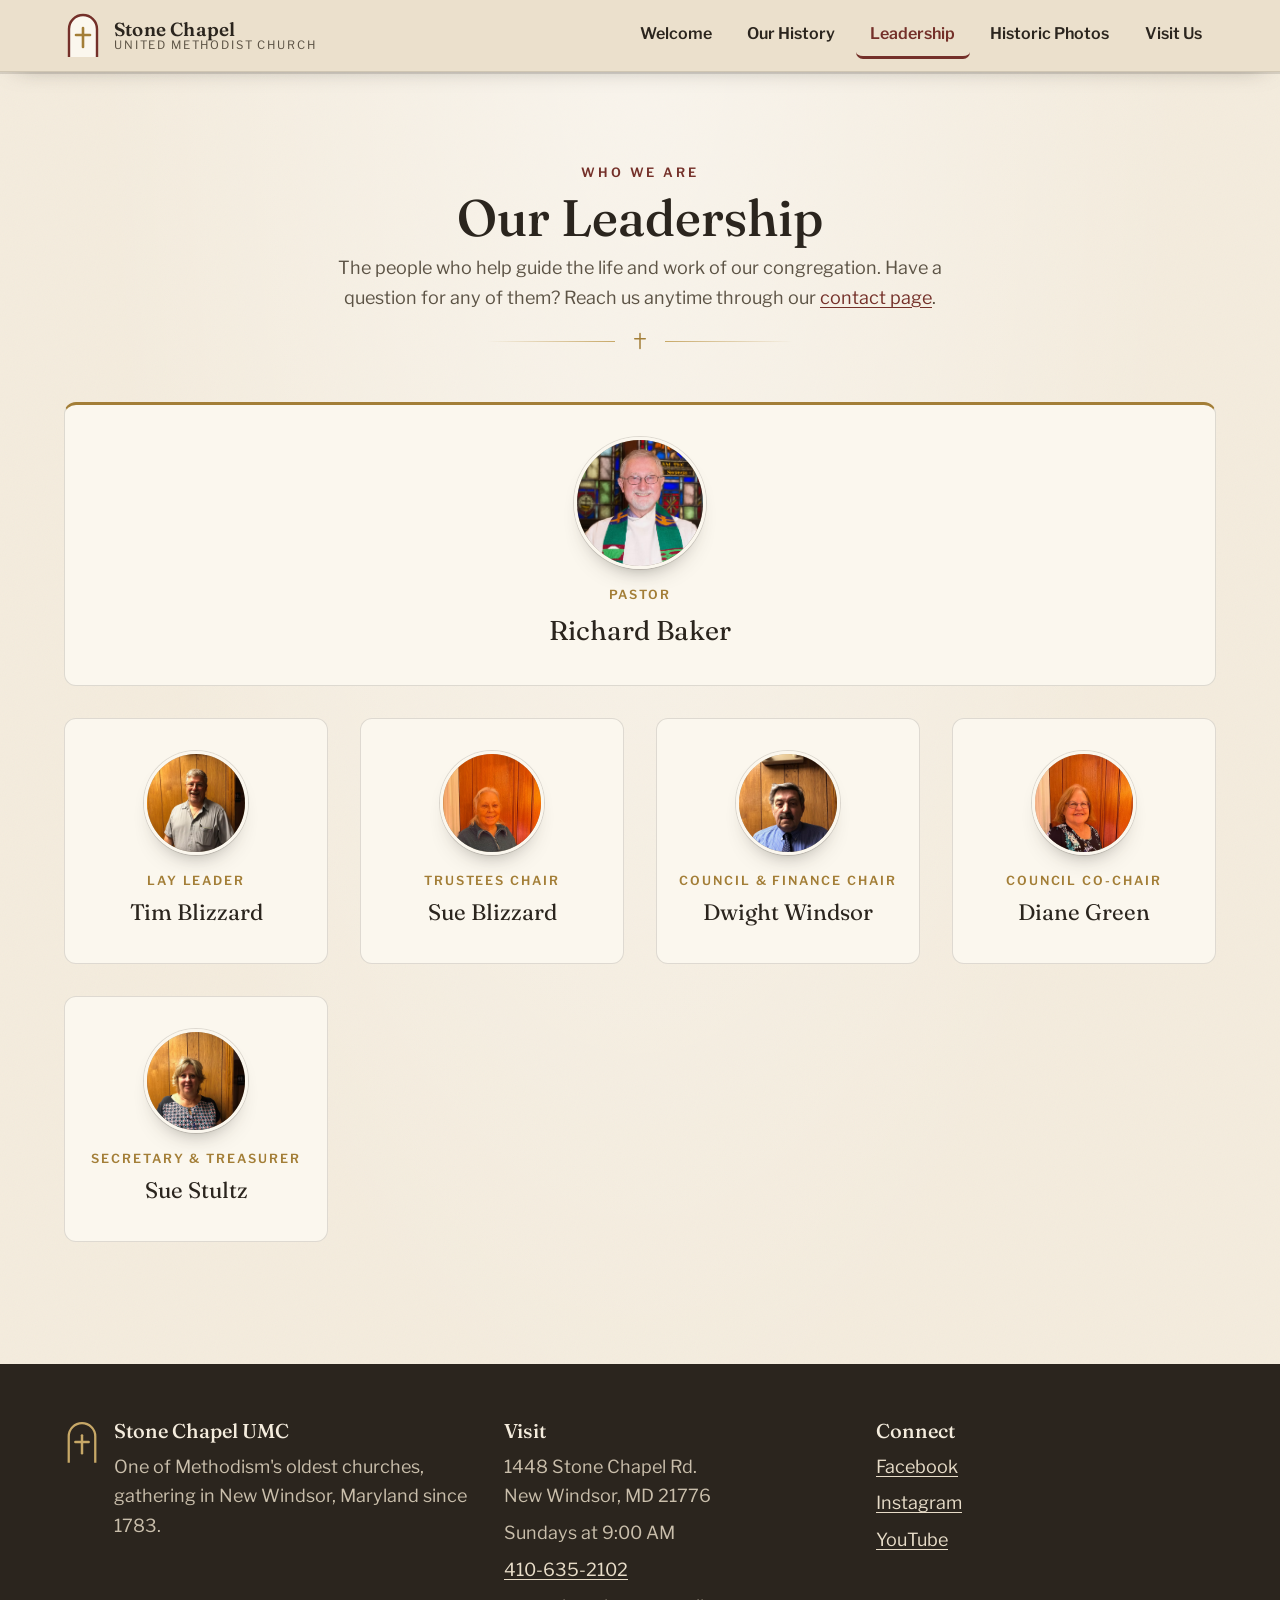
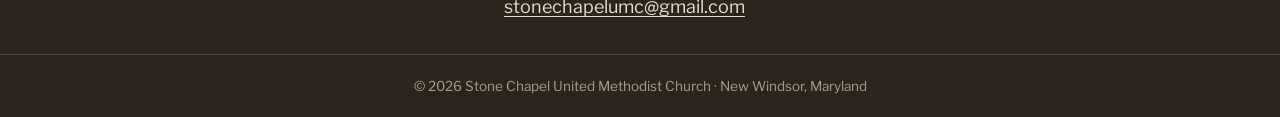
<file: staff/index.html>
<!doctype html>
<html lang="en">
    <head>
        <meta charset="UTF-8" />
        <meta name="viewport" content="width=device-width, initial-scale=1" />
        <title>Leadership — Stone Chapel United Methodist Church</title>
        <meta
            name="description"
            content="Meet the pastor and leadership of Stone Chapel United Methodist Church in New Windsor, Maryland."
        />
        <link rel="canonical" href="https://stone-chapel.org/staff/" />
        <meta property="og:title" content="Leadership — Stone Chapel UMC" />
        <meta property="og:type" content="article" />
        <meta property="og:url" content="https://stone-chapel.org/staff/" />
        <link rel="preconnect" href="https://fonts.googleapis.com" />
        <link rel="preconnect" href="https://fonts.gstatic.com" crossorigin />
        <link
            href="https://fonts.googleapis.com/css2?family=Fraunces:ital,opsz,wght@0,9..144,400..600;1,9..144,400..600&family=Libre+Franklin:wght@400;500;600;700&display=swap"
            rel="stylesheet"
        />
        
        <link rel="icon" href="../favicon.ico" sizes="any">
        <link rel="icon" href="../icon.svg" type="image/svg+xml">
        <link rel="apple-touch-icon" href="../apple-touch-icon.png">
        
        <link rel="stylesheet" href="../styles.css" />
    </head>
    <body>
        <a class="skip-link" href="#main">Skip to content</a>

        <header class="site-header">
            <div class="wrap header-inner">
                <a class="brand" href="../" aria-label="Stone Chapel UMC home">
                    <svg
                        class="mark"
                        viewBox="0 0 38 46"
                        role="img"
                        aria-hidden="true"
                    >
                        <path
                            d="M5 45 V17 A14 14 0 0 1 33 17 V45"
                            fill="#FBF7EE"
                            stroke="#743029"
                            stroke-width="2.4"
                            stroke-linejoin="round"
                        />
                        <line
                            x1="19"
                            y1="16"
                            x2="19"
                            y2="35"
                            stroke="#A37E37"
                            stroke-width="2.6"
                            stroke-linecap="round"
                        />
                        <line
                            x1="12"
                            y1="23"
                            x2="26"
                            y2="23"
                            stroke="#A37E37"
                            stroke-width="2.6"
                            stroke-linecap="round"
                        />
                    </svg>
                    <span class="brand-text">
                        <span class="brand-name">Stone Chapel</span>
                        <span class="brand-tag">United Methodist Church</span>
                    </span>
                </a>
                <nav aria-label="Primary">
                    <ul class="tabs">
                        <li><a href="../">Welcome</a></li>
                        <li><a href="../history/">Our History</a></li>
                        <li>
                            <a href="../staff/" aria-current="page"
                                >Leadership</a
                            >
                        </li>
                        <li><a href="../photos/">Historic Photos</a></li>
                        <li><a href="../contact-us/">Visit Us</a></li>
                    </ul>
                </nav>
            </div>
        </header>

        <main id="main">
            <section class="section" style="padding-bottom: 1rem">
                <div class="narrow center">
                    <p class="eyebrow reveal">Who We Are</p>
                    <h1
                        class="reveal d1"
                        style="
                            font-size: clamp(2.2rem, 5vw, 3.2rem);
                            margin: 0.4rem 0;
                        "
                    >
                        Our Leadership
                    </h1>
                    <p
                        class="reveal d2"
                        style="margin-inline: auto; color: var(--ink-soft)"
                    >
                        The people who help guide the life and work of our
                        congregation. Have a question for any of them? Reach us
                        anytime through our
                        <a href="../contact-us/">contact page</a>.
                    </p>
                    <div class="flourish reveal d2" aria-hidden="true">
                        <svg viewBox="0 0 24 24">
                            <path
                                d="M12 2v20M5 9h14"
                                stroke="#A37E37"
                                stroke-width="2"
                                stroke-linecap="round"
                            />
                        </svg>
                    </div>
                </div>
            </section>

            <section class="section" style="padding-top: 1rem">
                <div class="wrap">
                    <!-- To add a real photo to any person, replace the avatar's
           initials with: <img src="../assets/name.jpg" alt="Name"> -->
                    <div class="leader-grid">
                        <article class="leader pastor reveal">
                            <div class="avatar" aria-hidden="true">
                                <img
                                    src="../assets/photos/richard.png"
                                    alt="A photo of our pastor, Richard Baker."
                                />
                            </div>
                            <div class="role">Pastor</div>
                            <div class="name">Richard Baker</div>
                        </article>

                        <article class="leader reveal">
                            <div class="avatar" aria-hidden="true">
                                <img
                                    src="../assets/tim.png"
                                    alt="A photo of our lay leader, Tim Blizzard."
                                />
                            </div>
                            <div class="role">Lay Leader</div>
                            <div class="name">Tim Blizzard</div>
                        </article>

                        <article class="leader reveal d1">
                            <div class="avatar" aria-hidden="true">
                                <img
                                    src="../assets/sue.png"
                                    alt="A photo of our trustees chair, Sue Blizzard."
                                />
                            </div>
                            <div class="role">Trustees Chair</div>
                            <div class="name">Sue Blizzard</div>
                        </article>

                        <article class="leader reveal d2">
                            <div class="avatar" aria-hidden="true">
                                <img
                                    src="../assets/dwight.png"
                                    alt="A photo of our council and finance chair, Dwight Windsor."
                                />
                            </div>
                            <div class="role">Council &amp; Finance Chair</div>
                            <div class="name">Dwight Windsor</div>
                        </article>

                        <article class="leader reveal d2">
                            <div class="avatar" aria-hidden="true">
                                <img
                                    src="../assets/diane.png"
                                    alt="A photo of our council co-chair, Diane Green."
                                />
                            </div>
                            <div class="role">Council Co-Chair</div>
                            <div class="name">Diane Green</div>
                        </article>

                        <article class="leader reveal d1">
                            <div class="avatar" aria-hidden="true">
                                <img
                                    src="../assets/suestultz.png"
                                    alt="A photo of our secretary and treasurer, Sue Stultz."
                                />
                            </div>
                            <div class="role">Secretary &amp; Treasurer</div>
                            <div class="name">Sue Stultz</div>
                        </article>
                    </div>
                </div>
            </section>
        </main>

        <footer class="site-footer">
            <div class="wrap footer-inner">
                <div>
                    <div class="footer-brand">
                        <svg
                            class="mark"
                            viewBox="0 0 38 46"
                            aria-hidden="true"
                        >
                            <path
                                d="M5 45 V17 A14 14 0 0 1 33 17 V45"
                                fill="none"
                                stroke="#C7A867"
                                stroke-width="2.4"
                                stroke-linejoin="round"
                            />
                            <line
                                x1="19"
                                y1="16"
                                x2="19"
                                y2="35"
                                stroke="#C7A867"
                                stroke-width="2.6"
                                stroke-linecap="round"
                            />
                            <line
                                x1="12"
                                y1="23"
                                x2="26"
                                y2="23"
                                stroke="#C7A867"
                                stroke-width="2.6"
                                stroke-linecap="round"
                            />
                        </svg>
                        <div>
                            <h4>Stone Chapel UMC</h4>
                            <p>
                                One of Methodism's oldest churches, gathering in
                                New Windsor, Maryland since 1783.
                            </p>
                        </div>
                    </div>
                </div>
                <div>
                    <h4>Visit</h4>
                    <ul class="footer-links">
                        <li>
                            1448 Stone Chapel Rd.<br />New Windsor, MD 21776
                        </li>
                        <li>Sundays at 9:00 AM</li>
                        <li><a href="tel:+14106352102">410-635-2102</a></li>
                        <li>
                            <a href="mailto:stonechapelumc@gmail.com"
                                >stonechapelumc@gmail.com</a
                            >
                        </li>
                    </ul>
                </div>
                <div>
                    <h4>Connect</h4>
                    <ul class="footer-links">
                        <li>
                            <a href="https://www.facebook.com/stonechapelUMC/"
                                >Facebook</a
                            >
                        </li>
                        <li>
                            <a href="https://www.instagram.com/stonechapelumcmd"
                                >Instagram</a
                            >
                        </li>
                        <li>
                            <a
                                href="https://www.youtube.com/channel/UCcFoDdDNUgQaT7s1p5VLagA"
                                >YouTube</a
                            >
                        </li>
                    </ul>
                </div>
            </div>
            <div class="footer-bottom">
                &copy; <span id="yr">2026</span> Stone Chapel United Methodist
                Church &middot; New Windsor, Maryland
            </div>
        </footer>
        <script>
            document.getElementById("yr").textContent =
                new Date().getFullYear();
        </script>
    </body>
</html>
</file>
<file: styles.css>
/* ============================================================
   STONE CHAPEL UNITED METHODIST CHURCH
   Shared stylesheet — "Etched in Stone"
   A warm, historic, highly legible design for an old congregation.
   Edit colors and type here once; every page updates.
   ============================================================ */

/* ---- Fonts (loaded from Google Fonts in each page's <head>) ----
   Display:  Fraunces  — a warm, antique-feeling serif for headings
   Body:     Libre Franklin — a clean, legible American grotesque   */

:root {
  /* Palette — warm parchment, ink, oxblood, antique gold, stone */
  --parchment:       #F4ECDD;
  --parchment-deep:  #EBE0CC;
  --surface:         #FBF7EE;
  --ink:             #2B251E;
  --ink-soft:        #5C5345;
  --oxblood:         #743029;
  --oxblood-deep:    #57211C;
  --gold:            #A37E37;
  --gold-soft:       #C7A867;
  --stone:           #9A8F7D;
  --stone-light:     #CFC5B2;
  --line:            rgba(43, 37, 30, 0.14);
  --line-strong:     rgba(43, 37, 30, 0.30);

  --display: "Fraunces", Georgia, "Times New Roman", serif;
  --body:    "Libre Franklin", "Segoe UI", system-ui, -apple-system, sans-serif;

  /* Comfortable reading measure */
  --measure: 40rem;
  --wide:    72rem;
}

/* ---- Reset ---- */
*, *::before, *::after { box-sizing: border-box; margin: 0; padding: 0; }

html { scroll-behavior: smooth; }
@media (prefers-reduced-motion: reduce) {
  html { scroll-behavior: auto; }
  *, *::before, *::after { animation: none !important; transition: none !important; }
}

body {
  font-family: var(--body);
  font-size: 1.125rem;          /* 18px — generous for older readers */
  line-height: 1.65;
  color: var(--ink);
  background-color: var(--parchment);
  /* Subtle paper grain */
  background-image:
    radial-gradient(ellipse at top, rgba(255,255,255,0.45), transparent 60%),
    url("data:image/svg+xml,%3Csvg xmlns='http://www.w3.org/2000/svg' width='120' height='120'%3E%3Cfilter id='n'%3E%3CfeTurbulence type='fractalNoise' baseFrequency='0.9' numOctaves='2' stitchTiles='stitch'/%3E%3C/filter%3E%3Crect width='100%25' height='100%25' filter='url(%23n)' opacity='0.035'/%3E%3C/svg%3E");
  -webkit-font-smoothing: antialiased;
  text-rendering: optimizeLegibility;
  min-height: 100vh;
}

/* ---- Skip link (accessibility) ---- */
.skip-link {
  position: absolute;
  left: -999px;
  top: 0;
  background: var(--ink);
  color: var(--parchment);
  padding: 0.75rem 1.25rem;
  z-index: 200;
  border-radius: 0 0 6px 0;
}
.skip-link:focus { left: 0; }

/* ---- Typography ---- */
h1, h2, h3, h4 {
  font-family: var(--display);
  font-weight: 500;
  line-height: 1.12;
  color: var(--ink);
  font-optical-sizing: auto;
}
p { max-width: var(--measure); }
a { color: var(--oxblood); text-underline-offset: 3px; }
a:hover { color: var(--oxblood-deep); }

:focus-visible {
  outline: 3px solid var(--gold);
  outline-offset: 3px;
  border-radius: 2px;
}

.eyebrow {
  font-family: var(--body);
  font-size: 0.8rem;
  font-weight: 600;
  letter-spacing: 0.22em;
  text-transform: uppercase;
  color: var(--oxblood);
}

/* ---- Layout helpers ---- */
.wrap   { width: min(var(--wide), 92%); margin-inline: auto; }
.narrow { width: min(var(--measure), 92%); margin-inline: auto; }
.section { padding: clamp(3rem, 7vw, 6rem) 0; }
.center { text-align: center; }

/* Decorative center flourish: ✦ flanked by rules */
.flourish {
  display: flex;
  align-items: center;
  justify-content: center;
  gap: 1rem;
  color: var(--gold);
  margin: 1.25rem auto;
}
.flourish::before, .flourish::after {
  content: "";
  height: 1px;
  width: min(8rem, 22vw);
  background: linear-gradient(90deg, transparent, var(--gold-soft));
}
.flourish::after { transform: scaleX(-1); }
.flourish svg { width: 18px; height: 18px; flex: none; }

/* ============================================================
   HEADER + TABULAR NAVIGATION
   A simple, high-contrast tab bar. No hidden menus — on small
   screens the tabs wrap into large, tappable rows.
   ============================================================ */
.site-header {
  position: sticky;
  top: 0;
  z-index: 100;
  background: var(--parchment-deep);
  border-bottom: 1px solid var(--line);
  box-shadow: 0 2px 0 var(--line), 0 10px 24px -18px rgba(43,37,30,0.5);
}
.header-inner {
  display: flex;
  flex-wrap: wrap;
  align-items: center;
  justify-content: space-between;
  gap: 0.5rem 1.5rem;
  padding: 0.75rem 0;
}
.brand { display: flex; align-items: center; gap: 0.75rem; text-decoration: none; }
.brand .mark { width: 38px; height: 46px; flex: none; }
.brand-text { display: flex; flex-direction: column; line-height: 1.05; }
.brand-name {
  font-family: var(--display);
  font-weight: 600;
  font-size: 1.18rem;
  color: var(--ink);
  letter-spacing: 0.01em;
}
.brand-tag {
  font-size: 0.72rem;
  letter-spacing: 0.16em;
  text-transform: uppercase;
  color: var(--ink-soft);
}

/* Tabs */
.tabs {
  display: flex;
  flex-wrap: wrap;
  gap: 0.15rem 0.4rem;
  list-style: none;
}
.tabs a {
  display: block;
  font-family: var(--body);
  font-weight: 600;
  font-size: 1rem;
  color: var(--ink);
  text-decoration: none;
  padding: 0.55rem 0.9rem;
  border-radius: 7px;
  border-bottom: 3px solid transparent;
  transition: background-color 0.15s ease, border-color 0.15s ease, color 0.15s ease;
}
.tabs a:hover { background: rgba(116,48,41,0.08); color: var(--oxblood); }
.tabs a[aria-current="page"] {
  color: var(--oxblood);
  border-bottom-color: var(--oxblood);
}

/* ============================================================
   HERO (home)
   ============================================================ */
.hero {
  position: relative;
  overflow: hidden;
  background:
    linear-gradient(180deg, rgba(235,224,204,0.55), transparent 45%),
    var(--parchment);
  border-bottom: 1px solid var(--line);
}
.hero-inner {
  display: grid;
  grid-template-columns: 1.05fr 0.95fr;
  gap: clamp(1.5rem, 4vw, 3.5rem);
  align-items: center;
  padding: clamp(2.5rem, 6vw, 5rem) 0;
}
.hero h1 {
  font-size: clamp(2.4rem, 5.5vw, 4rem);
  font-weight: 500;
  letter-spacing: -0.01em;
  margin: 0.4rem 0 0.6rem;
}
.hero h1 em { font-style: italic; color: var(--oxblood); }
.hero-lead {
  font-size: 1.2rem;
  color: var(--ink-soft);
  max-width: 34rem;
}
.hero-art { display: flex; justify-content: center; }
.hero-art svg { width: 100%; max-width: 460px; height: auto; }

/* Pen-and-ink illustration framed as a "tipped-in plate" */
.hero-plate {
  margin: 0;
  width: 100%;
  max-width: 470px;
  background: #FFFDF8;                 /* clean cream mat behind the white drawing */
  padding: 16px 16px 12px;
  border: 1px solid var(--gold-soft);
  border-radius: 4px;
  box-shadow:
    0 1px 0 rgba(255,255,255,0.7) inset,
    0 18px 36px -22px rgba(43,37,30,0.65),
    0 4px 10px -6px rgba(43,37,30,0.4);
  transform: rotate(-0.6deg);          /* a hair of tilt, like a pasted-in plate */
}
.hero-plate img {
  display: block;
  width: 100%;
  height: auto;
  border: 1px solid rgba(43,37,30,0.18);   /* thin keyline around the artwork */
}
.hero-plate figcaption {
  margin-top: 10px;
  text-align: center;
  font-family: var(--display);
  font-style: italic;
  font-size: 0.95rem;
  letter-spacing: 0.01em;
  color: var(--ink-soft);
}

@media (max-width: 820px) {
  .hero-inner { grid-template-columns: 1fr; text-align: center; }
  .hero-lead { margin-inline: auto; }
  .hero-art { order: -1; }
  .hero-art svg { max-width: 320px; }
  .hero-plate { max-width: 380px; transform: none; }   /* sit straight on small screens */
}

/* ============================================================
   WORSHIP "WHEN & WHERE" FEATURE BAND — the most important info
   ============================================================ */
.worship-band {
  background: var(--oxblood);
  color: #F6ECDD;
  border-top: 3px solid var(--gold);
  border-bottom: 3px solid var(--gold);
}
.worship-band .wrap {
  display: flex;
  flex-wrap: wrap;
  align-items: center;
  justify-content: center;
  gap: clamp(1rem, 4vw, 3rem);
  padding: clamp(1.5rem, 3.5vw, 2.25rem) 0;
  text-align: center;
}
.worship-item { display: flex; flex-direction: column; gap: 0.15rem; }
.worship-item .label {
  font-size: 0.72rem; letter-spacing: 0.2em; text-transform: uppercase;
  color: var(--gold-soft);
}
.worship-item .value {
  font-family: var(--display);
  font-size: clamp(1.3rem, 2.6vw, 1.8rem);
  font-weight: 500;
}
.worship-item .value a { color: #F6ECDD; }
.worship-divider { width: 1px; align-self: stretch; background: rgba(246,236,221,0.3); }
@media (max-width: 700px) { .worship-divider { display: none; } }

/* ============================================================
   SECTION HEADINGS
   ============================================================ */
.section-head { text-align: center; margin-bottom: clamp(1.5rem, 4vw, 2.75rem); }
.section-head h2 { font-size: clamp(1.9rem, 4vw, 2.6rem); }

/* ============================================================
   THREE THEMES — Worship / Ministry / Outreach cards
   ============================================================ */
.themes {
  display: grid;
  grid-template-columns: repeat(3, 1fr);
  gap: clamp(1rem, 2.5vw, 1.75rem);
}
@media (max-width: 800px) { .themes { grid-template-columns: 1fr; } }
.theme-card {
  background: var(--surface);
  border: 1px solid var(--line);
  border-top: 3px solid var(--gold);
  border-radius: 10px;
  padding: 2rem 1.75rem;
  box-shadow: 0 18px 30px -28px rgba(43,37,30,0.7);
}
.theme-card .icon { width: 44px; height: 44px; color: var(--oxblood); margin: 0 auto 0.85rem; display: block; }
.theme-card h3 { font-size: 1.5rem; margin-bottom: 0.5rem; }
.theme-card p { color: var(--ink-soft); font-size: 1.02rem; }

/* ============================================================
   BUTTONS
   ============================================================ */
.btn {
  display: inline-flex;
  align-items: center;
  gap: 0.5rem;
  font-family: var(--body);
  font-weight: 600;
  font-size: 1.02rem;
  text-decoration: none;
  padding: 0.8rem 1.4rem;
  border-radius: 8px;
  border: 1.5px solid var(--oxblood);
  transition: transform 0.12s ease, background-color 0.15s ease, color 0.15s ease;
}
.btn-primary { background: var(--oxblood); color: #F6ECDD; }
.btn-primary:hover { background: var(--oxblood-deep); color: #fff; transform: translateY(-2px); }
.btn-ghost { background: transparent; color: var(--oxblood); }
.btn-ghost:hover { background: rgba(116,48,41,0.08); transform: translateY(-2px); }
.btn-row { display: flex; flex-wrap: wrap; gap: 0.85rem; margin-top: 1.5rem; }
.hero .btn-row { justify-content: flex-start; }
@media (max-width: 820px) { .hero .btn-row { justify-content: center; } }

/* ============================================================
   PROSE (history + long reading)
   ============================================================ */
.prose { font-size: 1.14rem; }
.prose h2 {
  font-size: clamp(1.7rem, 3.4vw, 2.2rem);
  margin: 2.5rem 0 0.85rem;
  color: var(--oxblood);
}
.prose h2:first-of-type { margin-top: 1rem; }
.prose p { margin-bottom: 1.15rem; }
.prose p + p { margin-top: 0; }
/* Drop cap on the first paragraph */
.prose > .lede::first-letter {
  font-family: var(--display);
  font-weight: 600;
  font-size: 3.4em;
  line-height: 0.8;
  float: left;
  padding: 0.08em 0.12em 0 0;
  color: var(--oxblood);
}
.prose .lede { font-size: 1.25rem; }

blockquote.pullquote {
  font-family: var(--display);
  font-style: italic;
  font-size: 1.5rem;
  line-height: 1.35;
  color: var(--oxblood);
  border-left: 3px solid var(--gold);
  padding: 0.25rem 0 0.25rem 1.5rem;
  margin: 2rem 0;
  max-width: 38rem;
}

/* Figures / image slots */
figure.plate {
  margin: 2rem 0;
  background: var(--surface);
  border: 1px solid var(--line);
  border-radius: 10px;
  overflow: hidden;
}
figure.plate img { display: block; width: 100%; height: auto; }
figure.plate .placeholder {
  display: grid;
  place-items: center;
  text-align: center;
  aspect-ratio: 16 / 10;
  background:
    repeating-linear-gradient(45deg, rgba(154,143,125,0.10) 0 14px, transparent 14px 28px),
    var(--parchment-deep);
  color: var(--ink-soft);
  padding: 1.5rem;
}
figure.plate .placeholder span { font-size: 0.95rem; max-width: 28rem; }
figure.plate figcaption {
  padding: 0.85rem 1.1rem;
  font-size: 0.95rem;
  color: var(--ink-soft);
  border-top: 1px solid var(--line);
}

/* ---- Almanac timeline (the 1783 list) ---- */
.almanac {
  background: var(--surface);
  border: 1px solid var(--line);
  border-radius: 12px;
  padding: clamp(1.5rem, 3vw, 2.25rem);
  margin: 2rem 0;
}
.almanac h3 {
  font-size: 1.35rem; color: var(--oxblood);
  text-align: center; margin-bottom: 0.35rem;
}
.almanac .sub { text-align: center; color: var(--ink-soft); font-size: 0.95rem; margin-bottom: 1.5rem; }
.almanac ul { list-style: none; display: grid; gap: 0.9rem; }
.almanac li {
  display: grid;
  grid-template-columns: auto 1fr;
  gap: 1rem;
  align-items: baseline;
  padding-bottom: 0.9rem;
  border-bottom: 1px dotted var(--line-strong);
}
.almanac li:last-child { border-bottom: none; padding-bottom: 0; }
.almanac .when {
  font-family: var(--display);
  font-weight: 600;
  color: var(--oxblood);
  white-space: nowrap;
}

/* ============================================================
   STAFF / LEADERSHIP
   ============================================================ */
.leader-grid {
  display: grid;
  grid-template-columns: repeat(auto-fit, minmax(220px, 1fr));
  gap: clamp(1.25rem, 3vw, 2rem);
}
.leader {
  text-align: center;
  background: var(--surface);
  border: 1px solid var(--line);
  border-radius: 12px;
  padding: 2rem 1.25rem;
}
.leader.pastor { grid-column: 1 / -1; border-top: 3px solid var(--gold); }
.avatar {
  width: 104px; height: 104px;
  margin: 0 auto 1rem;
  border-radius: 50%;
  display: grid; place-items: center;
  background: radial-gradient(circle at 35% 30%, var(--stone-light), var(--stone));
  color: var(--surface);
  font-family: var(--display);
  font-size: 2.1rem; font-weight: 600;
  border: 3px solid var(--surface);
  box-shadow: 0 0 0 1px var(--line), 0 14px 26px -20px rgba(43,37,30,0.8);
  overflow: hidden;
}
.leader.pastor .avatar { width: 132px; height: 132px; font-size: 2.6rem; }
.avatar img { width: 100%; height: 100%; object-fit: cover; }
.leader .role {
  font-size: 0.78rem; letter-spacing: 0.16em; text-transform: uppercase;
  color: var(--gold); font-weight: 600;
}
.leader .name { font-family: var(--display); font-size: 1.4rem; margin-top: 0.15rem; }
.leader.pastor .name { font-size: 1.7rem; }

/* ============================================================
   PHOTO GALLERY (stub)
   ============================================================ */
.gallery {
  display: grid;
  grid-template-columns: repeat(auto-fill, minmax(220px, 1fr));
  gap: 1rem;
}
.photo-slot {
  aspect-ratio: 4 / 3;
  border-radius: 10px;
  display: grid; place-items: center;
  text-align: center;
  padding: 1rem;
  background:
    repeating-linear-gradient(45deg, rgba(154,143,125,0.10) 0 14px, transparent 14px 28px),
    var(--parchment-deep);
  border: 1px dashed var(--line-strong);
  color: var(--ink-soft);
  font-size: 0.9rem;
}

/* ---- Clickable thumbnails ---- */
.gallery figure.plate {
  margin: 0;
  cursor: zoom-in;
  transition: transform 0.15s ease, box-shadow 0.15s ease;
}
.gallery figure.plate:hover,
.gallery figure.plate:focus-within {
  transform: translateY(-3px);
  box-shadow: 0 18px 30px -22px rgba(43,37,30,0.8);
}
.gallery figure.plate img {
  aspect-ratio: 4 / 3;
  object-fit: cover;          /* square-crops the thumbnail for a tidy grid */
  width: 100%;
  height: auto;
}
/* The thumbnail button wrapper keeps things keyboard-accessible */
.gallery .thumb-btn {
  display: block;
  width: 100%;
  padding: 0;
  border: 0;
  background: none;
  cursor: zoom-in;
  font: inherit;
  color: inherit;
  text-align: left;
}

/* ============================================================
   LIGHTBOX MODAL
   ============================================================ */
.lightbox {
  position: fixed;
  inset: 0;
  z-index: 1000;
  display: none;
  align-items: center;
  justify-content: center;
  background: rgba(28, 23, 18, 0.92);
  padding: clamp(1rem, 4vw, 3rem);
  opacity: 0;
  transition: opacity 0.2s ease;
}
.lightbox.open { display: flex; opacity: 1; }
.lightbox-figure {
  margin: 0;
  max-width: min(1100px, 100%);
  max-height: 100%;
  display: flex;
  flex-direction: column;
  align-items: center;
  gap: 0.9rem;
}
.lightbox-figure img {
  max-width: 100%;
  max-height: 78vh;
  width: auto;
  height: auto;
  border-radius: 4px;
  background: #FFFDF8;
  padding: 10px;
  box-shadow: 0 30px 60px -20px rgba(0,0,0,0.7);
}
.lightbox-figure figcaption {
  color: #E7DCC8;
  font-family: var(--display);
  font-style: italic;
  font-size: 1.05rem;
  text-align: center;
  max-width: 46rem;
}
.lightbox-counter {
  color: var(--gold-soft);
  font-size: 0.8rem;
  letter-spacing: 0.18em;
  text-transform: uppercase;
}
/* Controls */
.lb-btn {
  position: absolute;
  background: rgba(251, 247, 238, 0.10);
  border: 1px solid rgba(251, 247, 238, 0.30);
  color: #F6ECDD;
  width: 52px; height: 52px;
  border-radius: 50%;
  display: grid; place-items: center;
  cursor: pointer;
  transition: background-color 0.15s ease, transform 0.12s ease;
}
.lb-btn:hover { background: rgba(251, 247, 238, 0.22); }
.lb-btn svg { width: 24px; height: 24px; }
.lb-close { top: clamp(1rem,3vw,2rem); right: clamp(1rem,3vw,2rem); }
.lb-prev  { left: clamp(0.5rem,2vw,2rem); top: 50%; transform: translateY(-50%); }
.lb-next  { right: clamp(0.5rem,2vw,2rem); top: 50%; transform: translateY(-50%); }
.lb-prev:hover { transform: translateY(-50%) scale(1.06); }
.lb-next:hover { transform: translateY(-50%) scale(1.06); }
.lb-btn:focus-visible { outline: 3px solid var(--gold); outline-offset: 3px; }
/* When only one image is present, hide the cycling arrows */
.lightbox[data-single="true"] .lb-prev,
.lightbox[data-single="true"] .lb-next { display: none; }

@media (max-width: 600px) {
  .lb-prev { left: 0.4rem; }
  .lb-next { right: 0.4rem; }
  .lb-btn { width: 44px; height: 44px; }
  .lightbox-figure img { max-height: 70vh; }
}
@media (prefers-reduced-motion: reduce) {
  .lightbox, .gallery figure.plate, .lb-btn { transition: none; }
}

.note-card {
  background: var(--surface);
  border: 1px solid var(--line);
  border-left: 4px solid var(--gold);
  border-radius: 8px;
  padding: 1.5rem 1.75rem;
  margin: 2rem 0;
}
.note-card p { max-width: none; }

/* ============================================================
   CONTACT
   ============================================================ */
.contact-grid {
  display: grid;
  grid-template-columns: 1fr 1fr;
  gap: clamp(1.5rem, 4vw, 3rem);
}
@media (max-width: 760px) { .contact-grid { grid-template-columns: 1fr; } }
.contact-list { list-style: none; display: grid; gap: 1.5rem; }
.contact-list li { display: grid; grid-template-columns: auto 1fr; gap: 1rem; align-items: start; }
.contact-list .ci { width: 30px; height: 30px; color: var(--oxblood); margin-top: 0.2rem; }
.contact-list .k { font-size: 0.78rem; letter-spacing: 0.14em; text-transform: uppercase; color: var(--ink-soft); }
.contact-list .v { font-family: var(--display); font-size: 1.3rem; }
.contact-list .v a { text-decoration: none; }
.contact-list .v a:hover { text-decoration: underline; }
.social-row { display: flex; flex-wrap: wrap; gap: 0.75rem; margin-top: 0.75rem; }
.social-btn {
  display: inline-flex; align-items: center; gap: 0.5rem;
  text-decoration: none; font-weight: 600;
  padding: 0.7rem 1.1rem; border-radius: 8px;
  border: 1.5px solid var(--line-strong); color: var(--ink);
  transition: background-color 0.15s ease, transform 0.12s ease;
}
.social-btn:hover { background: rgba(116,48,41,0.07); transform: translateY(-2px); color: var(--oxblood); }
.social-btn svg { width: 20px; height: 20px; }

/* ============================================================
   NEWS / ANNOUNCEMENTS
   ============================================================ */
.news {
  background: var(--surface);
  border: 1px solid var(--line);
  border-radius: 12px;
  padding: clamp(1.5rem, 3.5vw, 2.5rem);
}
.news-head { display: flex; flex-wrap: wrap; align-items: baseline; justify-content: space-between; gap: 0.5rem; margin-bottom: 1.25rem; }
.news-head h3 { font-size: 1.6rem; }
.news .asof { font-size: 0.9rem; color: var(--ink-soft); }
.news ul { list-style: none; display: grid; gap: 0.85rem; }
.news li {
  display: grid; grid-template-columns: auto 1fr; gap: 0.85rem;
  padding-bottom: 0.85rem; border-bottom: 1px solid var(--line);
}
.news li:last-child { border-bottom: none; padding-bottom: 0; }
.news li::before { content: "✦"; color: var(--gold); }
.news li p { max-width: none; margin: 0; }

/* ============================================================
   FOOTER
   ============================================================ */
.site-footer {
  background: var(--ink);
  color: #D9CFBE;
  margin-top: 2rem;
}
.footer-inner {
  display: grid;
  grid-template-columns: 1.2fr 1fr 1fr;
  gap: 2rem;
  padding: clamp(2.5rem, 5vw, 3.5rem) 0 2rem;
}
@media (max-width: 760px) { .footer-inner { grid-template-columns: 1fr; gap: 1.75rem; text-align: center; } }
.site-footer h4 { font-family: var(--display); color: #F4ECDD; font-size: 1.25rem; margin-bottom: 0.6rem; }
.site-footer a { color: #E7DCC8; }
.site-footer p, .site-footer li { color: #C9BEAB; max-width: none; }
.footer-links { list-style: none; display: grid; gap: 0.45rem; }
.footer-brand { display: flex; gap: 0.85rem; align-items: flex-start; }
@media (max-width: 760px) { .footer-brand { justify-content: center; } }
.footer-brand .mark { width: 36px; height: 44px; flex: none; }
.footer-bottom {
  border-top: 1px solid rgba(217,207,190,0.2);
  padding: 1.25rem 0;
  font-size: 0.85rem;
  color: #A99C86;
  text-align: center;
}

/* ============================================================
   ENTRANCE ANIMATION — one orchestrated, gentle reveal
   ============================================================ */
@media (prefers-reduced-motion: no-preference) {
  .reveal { opacity: 0; transform: translateY(14px); animation: rise 0.7s cubic-bezier(0.2,0.65,0.3,1) forwards; }
  .reveal.d1 { animation-delay: 0.08s; }
  .reveal.d2 { animation-delay: 0.18s; }
  .reveal.d3 { animation-delay: 0.30s; }
  .reveal.d4 { animation-delay: 0.42s; }
  @keyframes rise { to { opacity: 1; transform: translateY(0); } }
}
</file>
